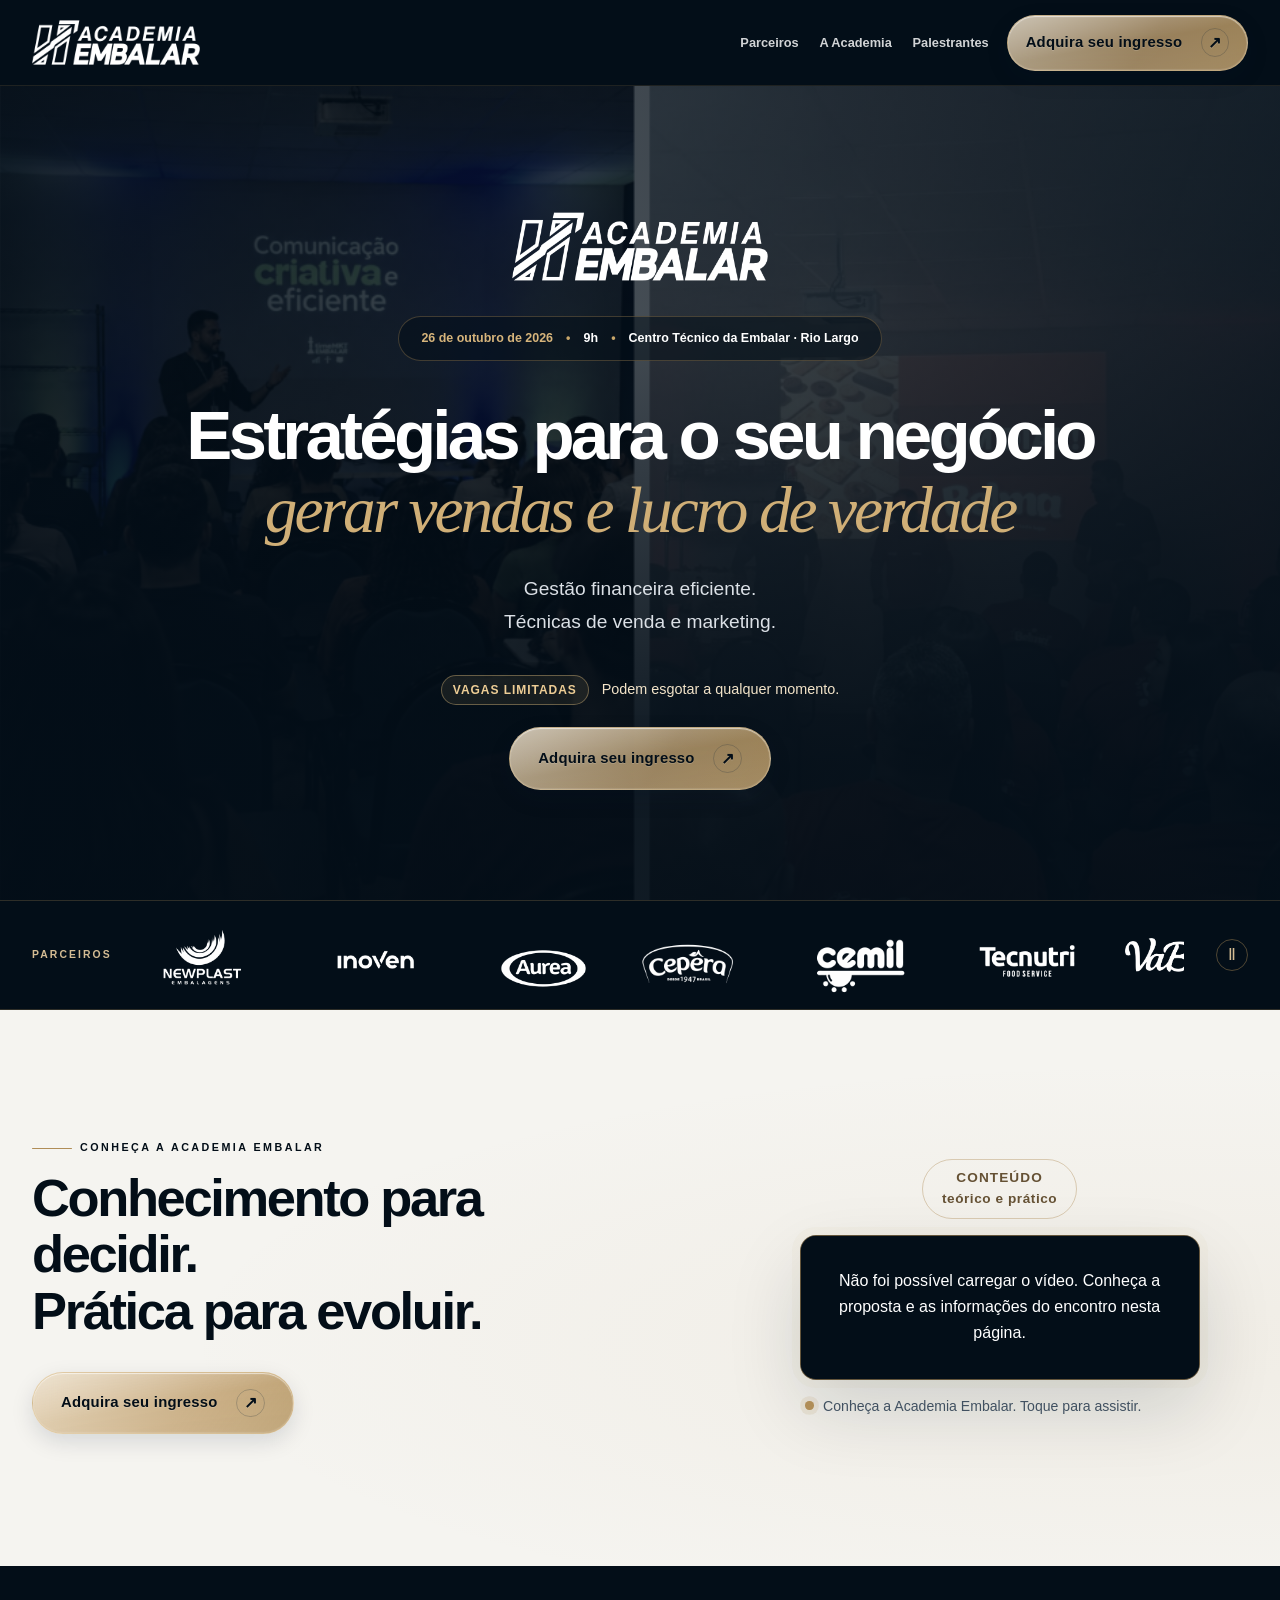
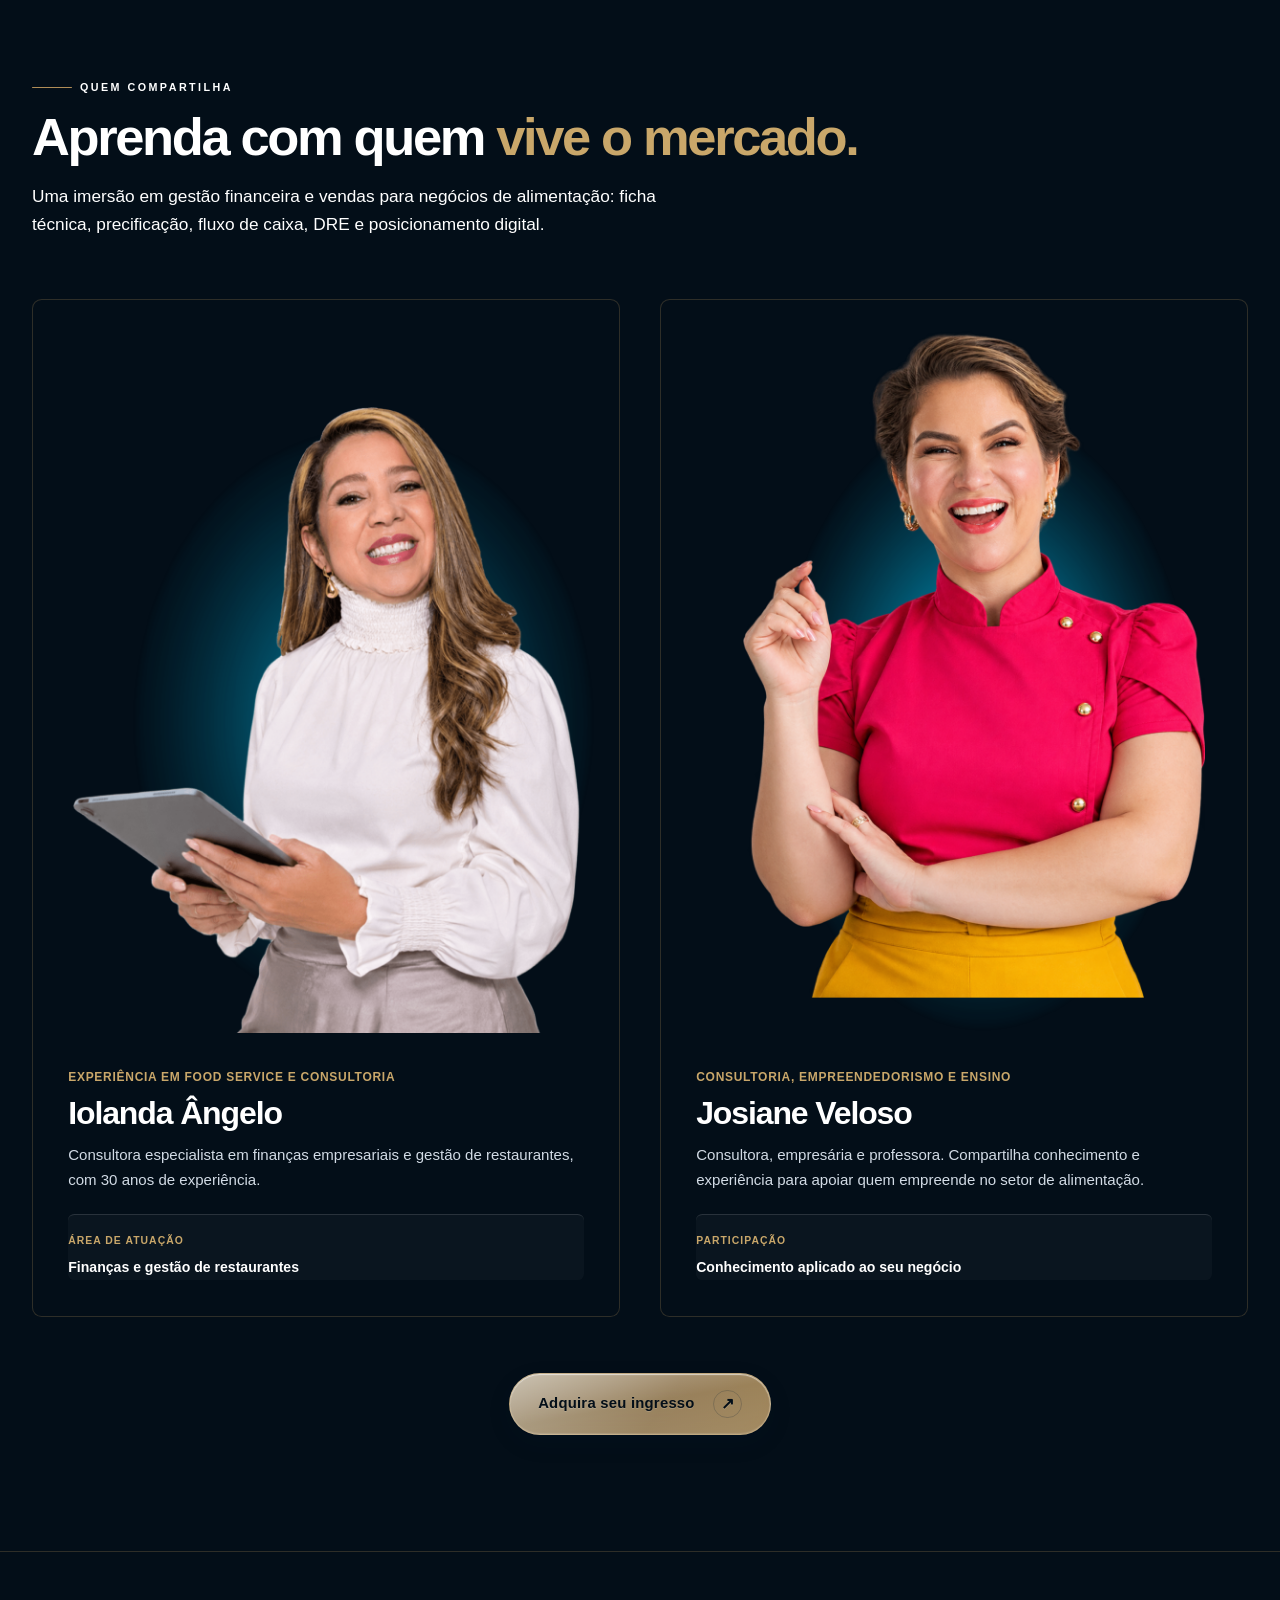
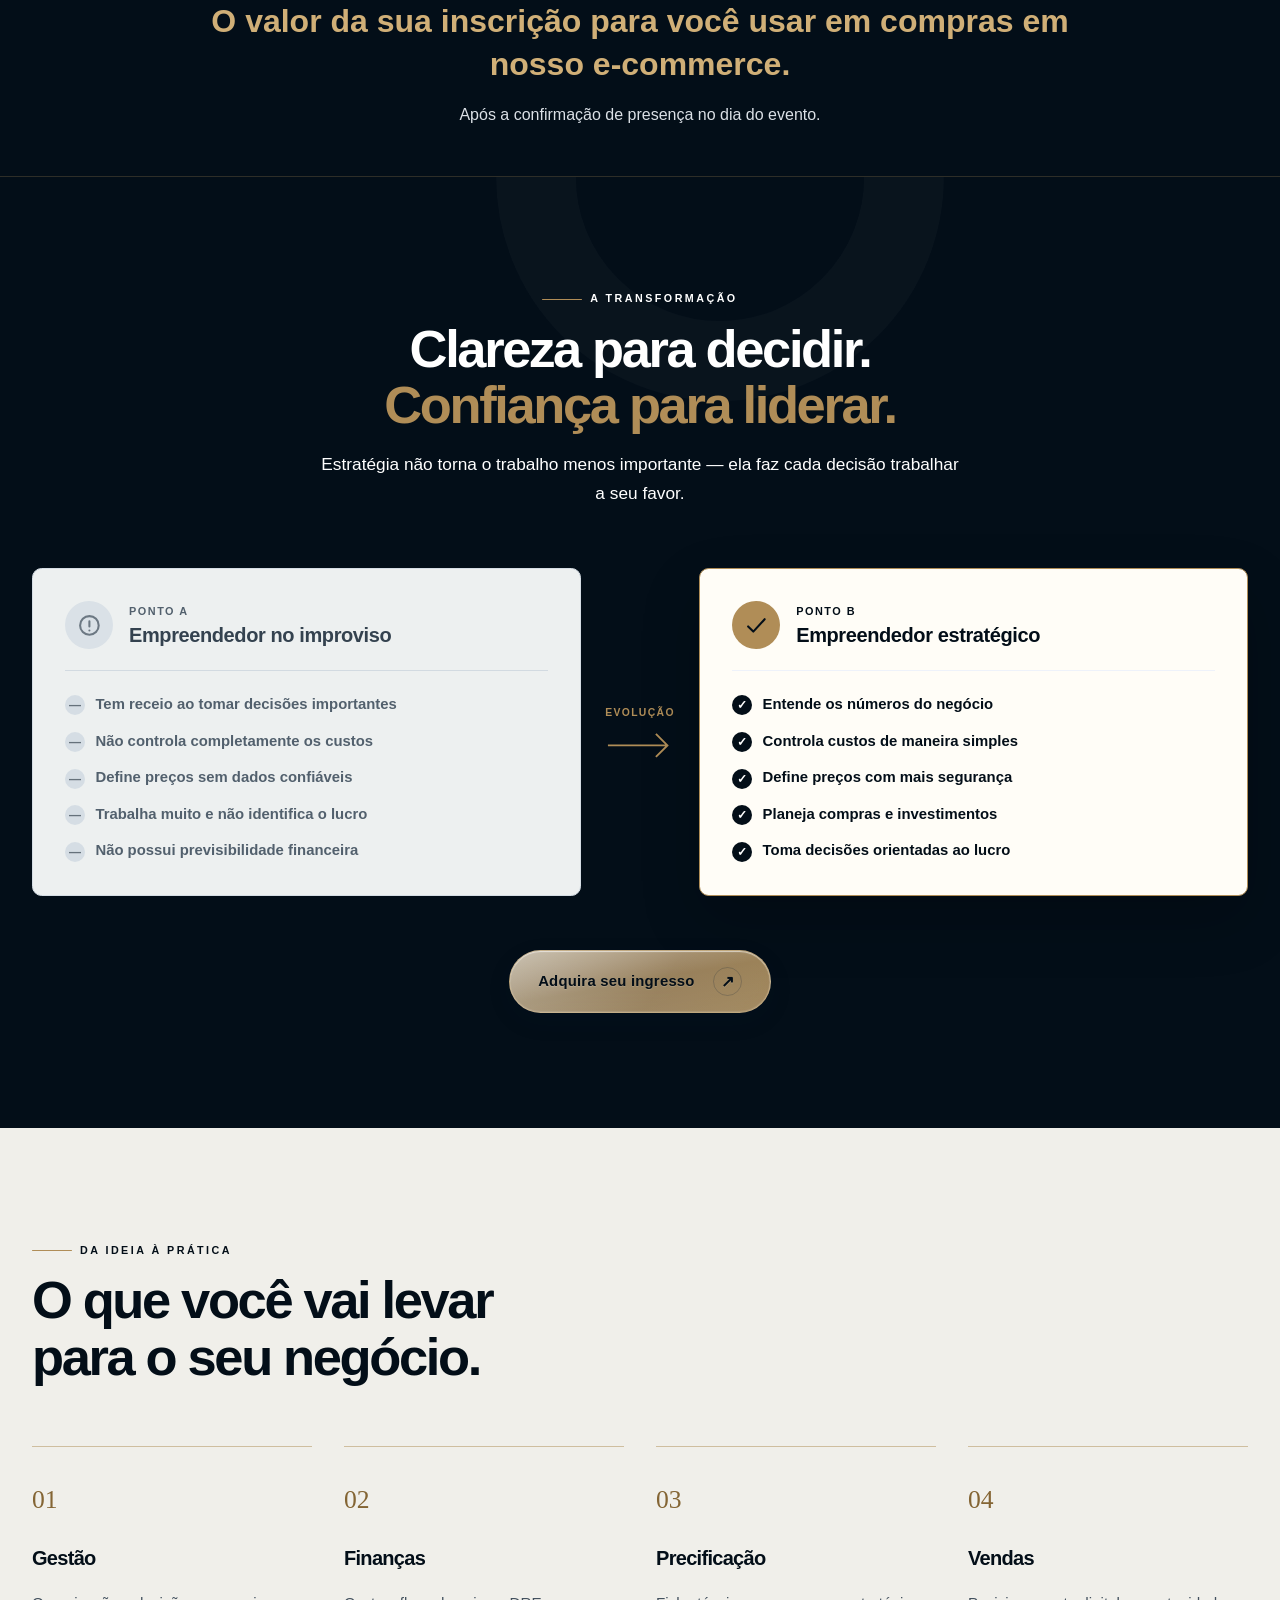
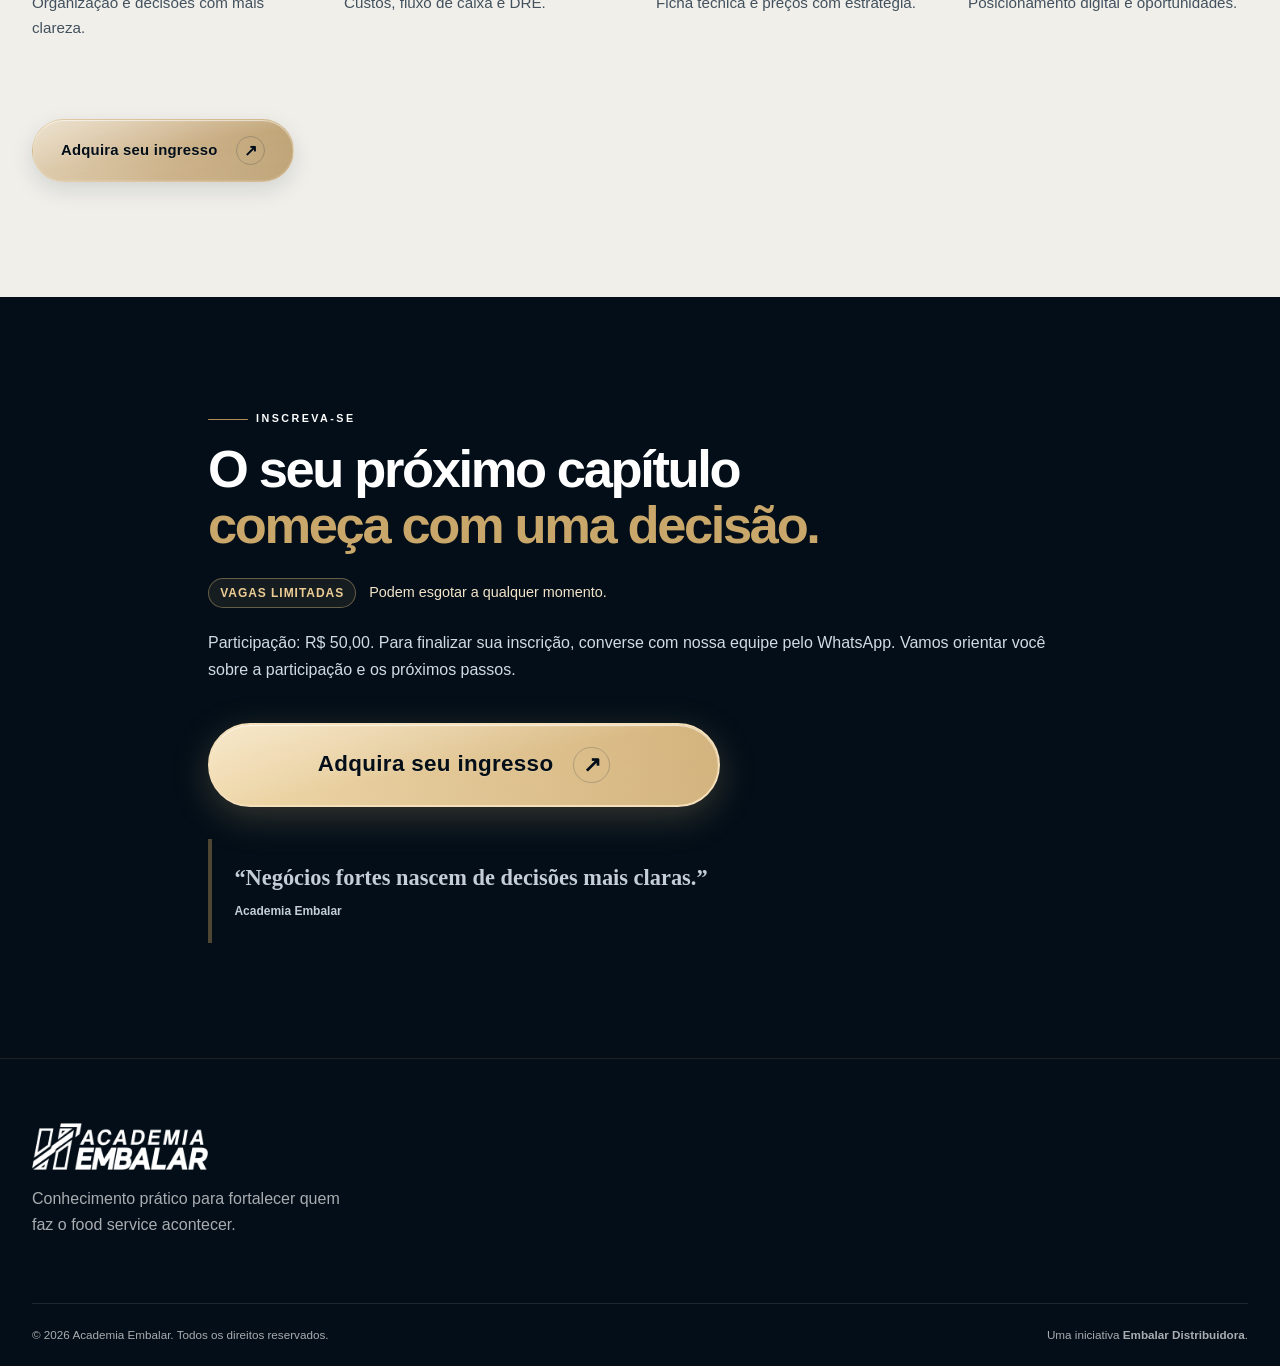
<file: index.html>
<!doctype html>
<html lang="pt-BR">
<head>
  <meta charset="utf-8">
  <meta name="viewport" content="width=device-width, initial-scale=1">
  <title>Academia Embalar | Do improviso à gestão estratégica</title>
  <meta name="description" content="Conhecimento prático para empreendedores de food service organizarem custos, operação e resultados com mais clareza.">
  <meta name="theme-color" content="#030e18">
  <link rel="canonical" href="[URL CANÔNICA OFICIAL]">
  <meta property="og:type" content="website">
  <meta property="og:locale" content="pt_BR">
  <meta property="og:title" content="Academia Embalar | Do improviso à gestão estratégica">
  <meta property="og:description" content="Conhecimento prático para transformar gestão em decisões mais seguras no food service.">
  <meta property="og:url" content="[URL OFICIAL DA PÁGINA]">
  <meta property="og:image" content="[URL ABSOLUTA DA IMAGEM OPEN GRAPH]">
  <link rel="icon" href="assets/icons/favicon.svg" type="image/svg+xml">
  <link rel="stylesheet" href="css/styles.css">
  <link rel="stylesheet" href="css/visual-2026.css">
  <link rel="stylesheet" href="css/refinamento.css">
  <script src="js/script.js" defer></script>
  <script src="js/site-config.js" defer></script>
  <script src="js/atendimento.js" defer></script>

  <!--
    MODELO DE DADOS ESTRUTURADOS — ative somente depois de substituir todos
    os marcadores de data, local e URL por dados oficiais válidos.
    <script type="application/ld+json">
    {
      "@context": "https://schema.org",
      "@type": "Event",
      "name": "Academia Embalar",
      "startDate": "[DATA E HORÁRIO ISO 8601]",
      "eventAttendanceMode": "https://schema.org/OfflineEventAttendanceMode",
      "eventStatus": "https://schema.org/EventScheduled",
      "location": {
        "@type": "Place",
        "name": "[NOME DO LOCAL]",
        "address": "[ENDEREÇO COMPLETO]"
      },
      "organizer": {
        "@type": "Organization",
        "name": "Embalar Distribuidora",
        "url": "[URL OFICIAL DA EMBALAR]"
      },
      "url": "[URL OFICIAL DA PÁGINA]"
    }
    </script>
  -->
</head>
<body>
  <a class="skip-link" href="#conteudo-principal">Pular para o conteúdo</a>

  <header class="site-header" data-header>
    <div class="container header-inner">
      <a class="brand" href="#inicio" aria-label="Academia Embalar — página inicial">
        <img src="assets/images/logo-academia-embalar.png" width="436" height="116" alt="Academia Embalar">
      </a>

      <button class="menu-button" type="button" aria-expanded="false" aria-controls="primary-navigation" aria-label="Abrir menu" data-menu-button>
        <span></span><span></span><span></span>
      </button>

      <nav class="primary-navigation" id="primary-navigation" aria-label="Navegação principal" data-menu>
        <a href="#patrocinadores">Parceiros</a>
        <a href="#apresentacao">A Academia</a>
        <a href="#conteudo">Palestrantes</a>
        <a class="button button-ticket button-small" href="https://wa.me/558287279439?text=Ol%C3%A1!%20Quero%20participar%20da%20Academia%20Embalar.%20Podem%20me%20ajudar%20a%20finalizar%20minha%20inscri%C3%A7%C3%A3o%3F" data-whatsapp target="_blank" rel="noopener noreferrer" aria-label="Adquira seu ingresso pelo WhatsApp (nova aba)">Adquira seu ingresso <span aria-hidden="true">↗</span></a>
      </nav>
    </div>
  </header>

  <main id="conteudo-principal">
    <section class="hero hero-centered" id="inicio" aria-labelledby="hero-title">
      <svg class="hero-photo" viewBox="1370 782 944 831" preserveAspectRatio="xMidYMid slice" aria-hidden="true" focusable="false"><image href="assets/images/apresentacao-academia-embalar.png" width="2480" height="3508"/></svg>
      <div class="container hero-grid">
        <div class="hero-copy">
          <img class="hero-logo" src="assets/images/logo-academia-embalar.png" width="436" height="116" alt="Academia Embalar">
          <p class="hero-event"><strong>26 de outubro de 2026</strong> <span>•</span> 9h <span>•</span> Centro Técnico da Embalar · Rio Largo</p>
          <h1 id="hero-title">Estratégias para o seu negócio <span>gerar vendas e lucro de verdade</span></h1>
          <p class="hero-lead">Gestão financeira eficiente.<br><strong>Técnicas de venda e marketing.</strong></p>
          <p class="availability-note"><strong>Vagas limitadas</strong><span>Podem esgotar a qualquer momento.</span></p>
          <div class="hero-actions"><a class="button button-ticket button-large" href="https://wa.me/558287279439?text=Ol%C3%A1!%20Quero%20participar%20da%20Academia%20Embalar.%20Podem%20me%20ajudar%20a%20finalizar%20minha%20inscri%C3%A7%C3%A3o%3F" data-whatsapp target="_blank" rel="noopener noreferrer" aria-label="Adquira seu ingresso pelo WhatsApp (nova aba)">Adquira seu ingresso <span aria-hidden="true">↗</span></a></div>
          
        </div>
      </div>
    </section>
    <div class="partners-ribbon" id="patrocinadores" role="group" aria-label="Parceiros da Academia Embalar">
      <div class="container partners-inner"><span class="partners-label">Parceiros</span><div class="partners-window"><div class="partners-track"><ul class="partner-logos"><li class="sponsor-tile"><svg role="img" aria-label="Patrocinador 1, marca da arte fornecida" viewBox="0 0 150 124"><image href="assets/images/patrocinadores.png" width="595" height="240"/></svg></li><li class="sponsor-tile"><svg role="img" aria-label="Patrocinador 2, marca da arte fornecida" viewBox="210 32 160 92"><image href="assets/images/patrocinadores.png" width="595" height="240"/></svg></li><li class="sponsor-tile"><svg role="img" aria-label="Patrocinador 3, marca da arte fornecida" viewBox="418 0 177 124"><image href="assets/images/patrocinadores.png" width="595" height="240"/></svg></li><li class="sponsor-tile"><svg role="img" aria-label="Patrocinador 4, marca da arte fornecida" viewBox="0 132 150 108"><image href="assets/images/patrocinadores.png" width="595" height="240"/></svg></li><li class="sponsor-tile"><svg role="img" aria-label="Patrocinador 5, marca da arte fornecida" viewBox="210 132 160 108"><image href="assets/images/patrocinadores.png" width="595" height="240"/></svg></li><li class="sponsor-tile"><svg role="img" aria-label="Patrocinador 6, marca da arte fornecida" viewBox="418 132 177 108"><image href="assets/images/patrocinadores.png" width="595" height="240"/></svg></li><li class="sponsor-tile"><img src="assets/images/vabene.png" width="371" height="113" alt="VaBene"></li></ul><ul class="partner-logos" aria-hidden="true"><li class="sponsor-tile"><svg role="img" aria-label="Patrocinador 1, marca da arte fornecida" viewBox="0 0 150 124"><image href="assets/images/patrocinadores.png" width="595" height="240"/></svg></li><li class="sponsor-tile"><svg role="img" aria-label="Patrocinador 2, marca da arte fornecida" viewBox="210 32 160 92"><image href="assets/images/patrocinadores.png" width="595" height="240"/></svg></li><li class="sponsor-tile"><svg role="img" aria-label="Patrocinador 3, marca da arte fornecida" viewBox="418 0 177 124"><image href="assets/images/patrocinadores.png" width="595" height="240"/></svg></li><li class="sponsor-tile"><svg role="img" aria-label="Patrocinador 4, marca da arte fornecida" viewBox="0 132 150 108"><image href="assets/images/patrocinadores.png" width="595" height="240"/></svg></li><li class="sponsor-tile"><svg role="img" aria-label="Patrocinador 5, marca da arte fornecida" viewBox="210 132 160 108"><image href="assets/images/patrocinadores.png" width="595" height="240"/></svg></li><li class="sponsor-tile"><svg role="img" aria-label="Patrocinador 6, marca da arte fornecida" viewBox="418 132 177 108"><image href="assets/images/patrocinadores.png" width="595" height="240"/></svg></li><li class="sponsor-tile"><img src="assets/images/vabene.png" width="371" height="113" alt="VaBene"></li></ul></div></div><button class="partners-pause" type="button" aria-pressed="false" aria-label="Pausar animação dos parceiros">Ⅱ</button></div>
    </div>
    <section class="section video-intro" id="apresentacao" aria-labelledby="video-title">
      <div class="container video-intro-grid">
        <div class="video-intro-copy"><p class="eyebrow">Conheça a Academia Embalar</p><h2 id="video-title">Conhecimento para decidir.<br><span>Prática para evoluir.</span></h2><a class="button button-ticket button-large" href="https://wa.me/558287279439?text=Ol%C3%A1!%20Quero%20participar%20da%20Academia%20Embalar.%20Podem%20me%20ajudar%20a%20finalizar%20minha%20inscri%C3%A7%C3%A3o%3F" data-whatsapp target="_blank" rel="noopener noreferrer" aria-label="Adquira seu ingresso pelo WhatsApp (nova aba)">Adquira seu ingresso <span aria-hidden="true">↗</span></a></div>
        <div class="video-shell" data-reveal>
          <div class="video-badge">
            <span>Conteúdo</span>
            <strong>teórico e prático</strong>
          </div>
          <div class="video-frame">
            <video poster="assets/images/video-capa.jpg" controls playsinline preload="metadata" aria-label="Vídeo de apresentação da Academia Embalar" data-hero-video>
              <source src="assets/video/academia-embalar.mp4" type="video/mp4">
              Seu navegador não reproduz este vídeo. Conheça a proposta da Academia Embalar no texto desta página.
            </video>
            <p class="video-fallback" data-video-fallback hidden tabindex="-1">Não foi possível carregar o vídeo. Conheça a proposta e as informações do encontro nesta página.</p>
          </div>
          <p class="video-caption"><span aria-hidden="true"></span> Conheça a Academia Embalar. Toque para assistir.</p>
        </div>
      </div>
    </section>

    <section class="section speakers" id="conteudo" aria-labelledby="speakers-title">
      <div class="container">
        <div class="section-heading" data-reveal>
          <p class="eyebrow">Quem compartilha</p>
          <h2 id="speakers-title">Aprenda com quem <span>vive o mercado.</span></h2>
          <p>Uma imersão em gestão financeira e vendas para negócios de alimentação: ficha técnica, precificação, fluxo de caixa, DRE e posicionamento digital.</p>
        </div>

        <div class="speaker-grid">
          <article class="speaker-card" data-reveal>
            <img class="speaker-art" src="assets/images/iolanda-angelo.png" width="562" height="697" loading="lazy" alt="Iolanda Ângelo — consultora especialista em finanças empresariais">
            <div class="speaker-content">
              <p class="speaker-role">Experiência em food service e consultoria</p>
              <h3>Iolanda Ângelo</h3>
              <p>Consultora especialista em finanças empresariais e gestão de restaurantes, com 30 anos de experiência.</p>
              <div class="speaker-topic"><small>ÁREA DE ATUAÇÃO</small><strong>Finanças e gestão de restaurantes</strong></div>
            </div>
          </article>

          <article class="speaker-card" data-reveal>
            <img class="speaker-art" src="assets/images/josiane-veloso.png" width="526" height="741" loading="lazy" alt="Josiane Veloso — consultora, empresária e professora">
            <div class="speaker-content">
              <p class="speaker-role">Consultoria, empreendedorismo e ensino</p>
              <h3>Josiane Veloso</h3>
              <p>Consultora, empresária e professora. Compartilha conhecimento e experiência para apoiar quem empreende no setor de alimentação.</p>
              <div class="speaker-topic"><small>PARTICIPAÇÃO</small><strong>Conhecimento aplicado ao seu negócio</strong></div>
            </div>
          </article>
        </div>
      </div>
    <div class="container decision-cta"><a class="button button-ticket button-large" href="https://wa.me/558287279439?text=Ol%C3%A1!%20Quero%20participar%20da%20Academia%20Embalar.%20Podem%20me%20ajudar%20a%20finalizar%20minha%20inscri%C3%A7%C3%A3o%3F" data-whatsapp target="_blank" rel="noopener noreferrer" aria-label="Adquira seu ingresso pelo WhatsApp (nova aba)">Adquira seu ingresso <span aria-hidden="true">↗</span></a></div>
    </section>

    <aside class="registration-credit" aria-label="Benefício da inscrição">
      <div class="container">
        <p><strong>O valor da sua inscrição para você usar em compras em nosso e-commerce.</strong> <span>Após a confirmação de presença no dia do evento.</span></p>
      </div>
    </aside>

    

    <section class="section transformation" id="transformacao" aria-labelledby="transformation-title">
      <div class="container">
        <div class="section-heading section-heading-centered section-heading-light" data-reveal>
          <p class="eyebrow eyebrow-light">A transformação</p>
          <h2 id="transformation-title">Clareza para decidir. <span>Confiança para liderar.</span></h2>
          <p>Estratégia não torna o trabalho menos importante — ela faz cada decisão trabalhar a seu favor.</p>
        </div>

        <div class="transformation-grid">
          <article class="profile-card profile-card-before" data-reveal>
            <header>
              <span class="profile-icon" aria-hidden="true"><svg viewBox="0 0 24 24"><path d="M12 8v5M12 17h.01"/><circle cx="12" cy="12" r="9"/></svg></span>
              <div><small>PONTO A</small><h3>Empreendedor no improviso</h3></div>
            </header>
            <ul class="check-list check-list-muted">
              <li>Tem receio ao tomar decisões importantes</li>
              <li>Não controla completamente os custos</li>
              <li>Define preços sem dados confiáveis</li>
              <li>Trabalha muito e não identifica o lucro</li>
              <li>Não possui previsibilidade financeira</li>
            </ul>
          </article>

          <div class="progress-arrow" aria-label="Evolução do ponto A para o ponto B">
            <span>EVOLUÇÃO</span>
            <svg aria-hidden="true" viewBox="0 0 70 30"><path d="M2 15h62M52 3l12 12-12 12"/></svg>
          </div>

          <article class="profile-card profile-card-after" data-reveal>
            <header>
              <span class="profile-icon" aria-hidden="true"><svg viewBox="0 0 24 24"><path d="m4 13 5 5L20 6"/></svg></span>
              <div><small>PONTO B</small><h3>Empreendedor estratégico</h3></div>
            </header>
            <ul class="check-list">
              <li>Entende os números do negócio</li>
              <li>Controla custos de maneira simples</li>
              <li>Define preços com mais segurança</li>
              <li>Planeja compras e investimentos</li>
              <li>Toma decisões orientadas ao lucro</li>
            </ul>
          </article>
        </div>

        <div class="section-cta" data-reveal>
          <a class="button button-ticket button-large" href="https://wa.me/558287279439?text=Ol%C3%A1!%20Quero%20participar%20da%20Academia%20Embalar.%20Podem%20me%20ajudar%20a%20finalizar%20minha%20inscri%C3%A7%C3%A3o%3F" data-whatsapp target="_blank" rel="noopener noreferrer" aria-label="Adquira seu ingresso pelo WhatsApp (nova aba)">Adquira seu ingresso <span aria-hidden="true">↗</span></a>
        </div>
      </div>
    </section>

    



    

<section class="section learning" aria-labelledby="learning-title"><div class="container"><div class="section-heading"><p class="eyebrow">Da ideia à prática</p><h2 id="learning-title">O que você vai levar <span>para o seu negócio.</span></h2></div><div class="learning-grid"><article><span>01</span><h3>Gestão</h3><p>Organização e decisões com mais clareza.</p></article><article><span>02</span><h3>Finanças</h3><p>Custos, fluxo de caixa e DRE.</p></article><article><span>03</span><h3>Precificação</h3><p>Ficha técnica e preços com estratégia.</p></article><article><span>04</span><h3>Vendas</h3><p>Posicionamento digital e oportunidades.</p></article></div><a class="button button-ticket button-large" href="https://wa.me/558287279439?text=Ol%C3%A1!%20Quero%20participar%20da%20Academia%20Embalar.%20Podem%20me%20ajudar%20a%20finalizar%20minha%20inscri%C3%A7%C3%A3o%3F" data-whatsapp target="_blank" rel="noopener noreferrer" aria-label="Adquira seu ingresso pelo WhatsApp (nova aba)">Adquira seu ingresso <span aria-hidden="true">↗</span></a></div></section>


    

    <section class="section signup" id="inscricao" aria-labelledby="signup-title">
      <div class="container signup-grid">
        <div class="signup-copy" data-reveal>
          <p class="eyebrow">Inscreva-se</p>
          <h2 id="signup-title">O seu próximo capítulo <span>começa com uma decisão.</span></h2>
          <p class="availability-note"><strong>Vagas limitadas</strong><span>Podem esgotar a qualquer momento.</span></p>
          <p>Participação: R$ 50,00. Para finalizar sua inscrição, converse com nossa equipe pelo WhatsApp. Vamos orientar você sobre a participação e os próximos passos.</p>
          <div class="signup-action"><a class="button button-ticket button-large" href="https://wa.me/558287279439?text=Ol%C3%A1!%20Quero%20participar%20da%20Academia%20Embalar.%20Podem%20me%20ajudar%20a%20finalizar%20minha%20inscri%C3%A7%C3%A3o%3F" data-whatsapp target="_blank" rel="noopener noreferrer" aria-label="Adquira seu ingresso pelo WhatsApp (nova aba)">Adquira seu ingresso <span aria-hidden="true">↗</span></a></div>
          <blockquote>“Negócios fortes nascem de decisões mais claras.”<cite>Academia Embalar</cite></blockquote>
        </div>


      </div>
    </section>
  </main>

  <footer class="site-footer">
    <div class="container footer-grid footer-grid-simple">
      <div class="footer-brand">
        <img src="assets/images/logo-academia-embalar.png" width="436" height="116" alt="Academia Embalar">
        <p>Conhecimento prático para fortalecer quem faz o food service acontecer.</p>
      </div>



    </div>
    <div class="container footer-bottom">
      <p>&copy; <span data-current-year></span> Academia Embalar. Todos os direitos reservados.</p>
      <p>Uma iniciativa <strong>Embalar Distribuidora</strong>.</p>
    </div>
  </footer>

  <button class="back-to-top" type="button" aria-label="Voltar ao topo" hidden data-back-to-top>
    <svg aria-hidden="true" viewBox="0 0 24 24"><path d="m6 15 6-6 6 6"/></svg>
  </button>
</body>
</html>
</file>
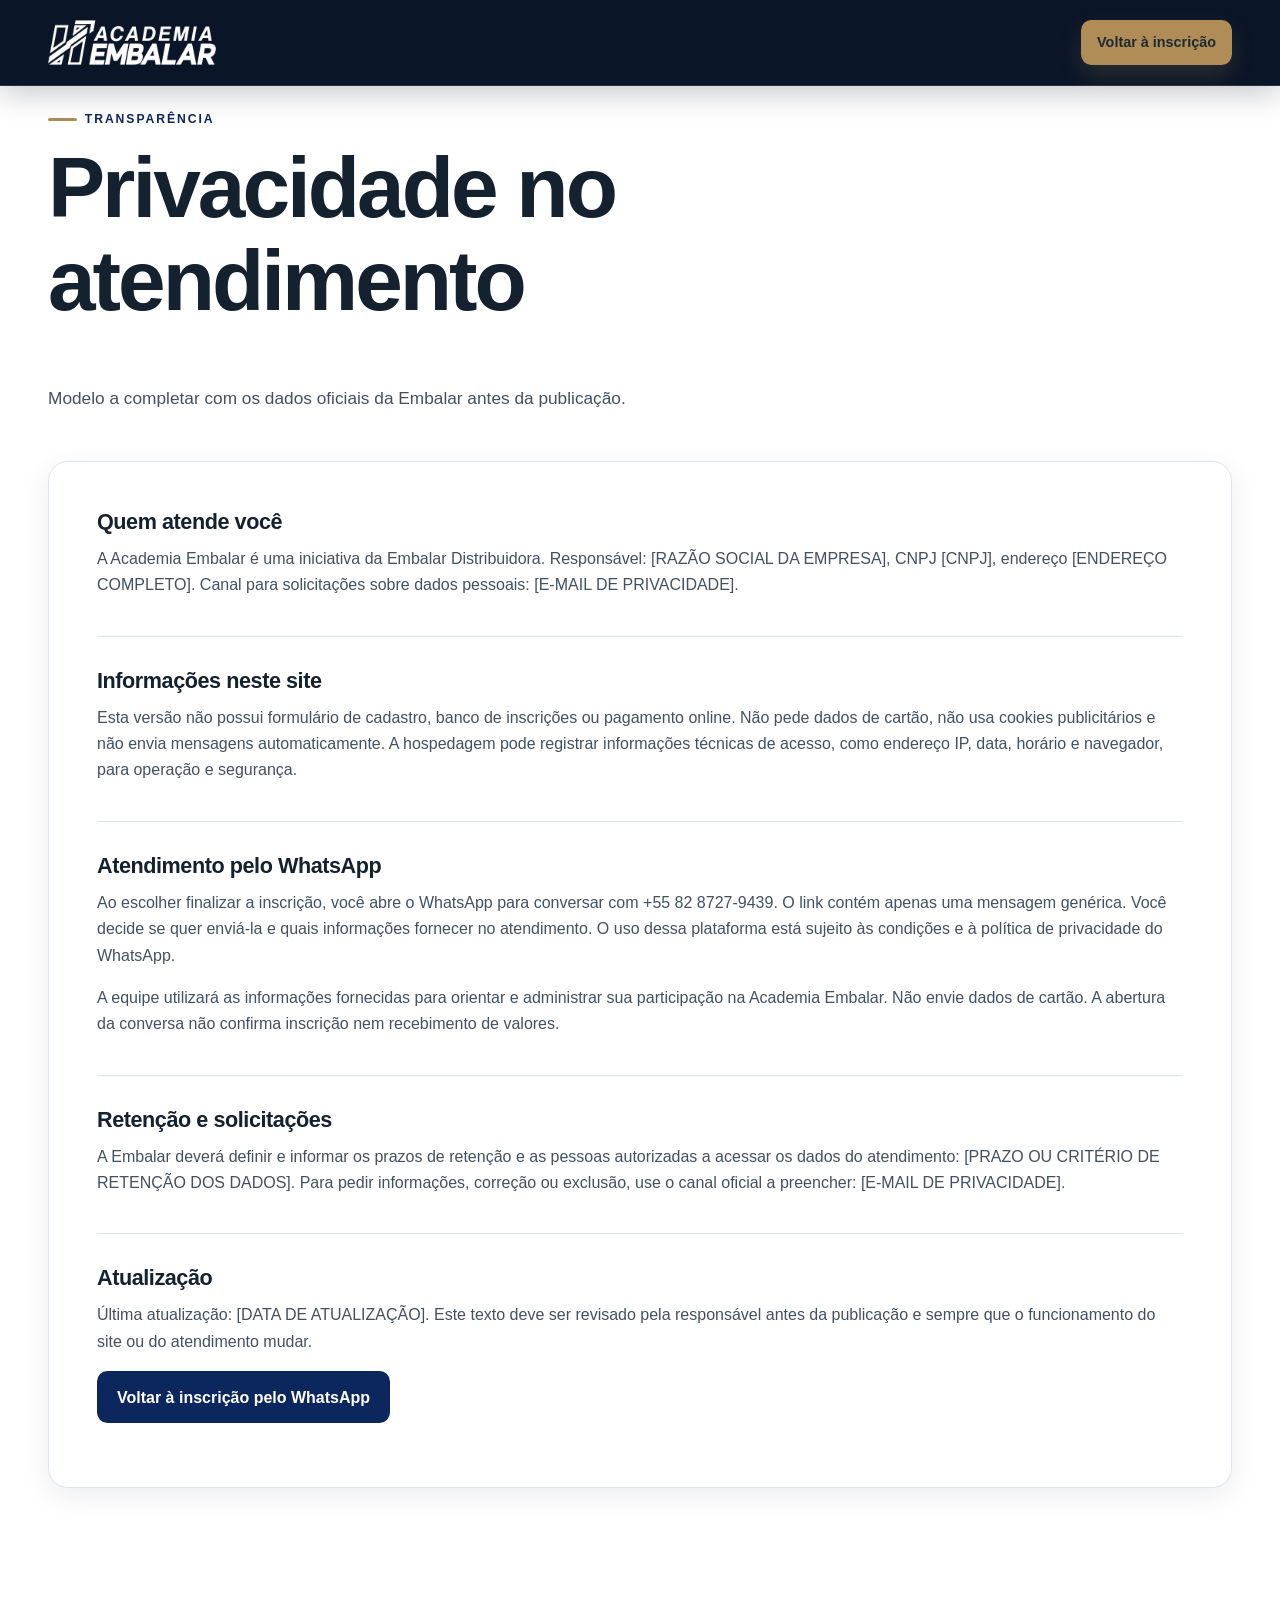
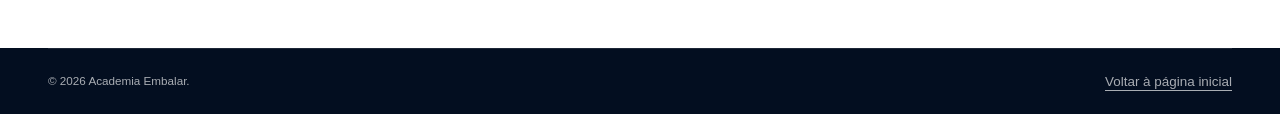
<file: politica-de-privacidade.html>
<!doctype html>
<html lang="pt-BR">
<head>
  <meta charset="utf-8">
  <meta name="viewport" content="width=device-width, initial-scale=1">
  <title>Política de Privacidade | Academia Embalar</title>
  <meta name="description" content="Modelo editável da política de privacidade da Academia Embalar.">
  <meta name="robots" content="noindex, follow">
  <link rel="icon" href="assets/icons/favicon.svg" type="image/svg+xml">
  <link rel="stylesheet" href="css/styles.css">
  <script src="js/script.js" defer></script>
</head>
<body>
  <a class="skip-link" href="#conteudo-principal">Pular para o conteúdo</a>

  <header class="site-header is-scrolled">
    <div class="container header-inner">
      <a class="brand" href="index.html" aria-label="Voltar à página inicial da Academia Embalar">
        <img src="assets/images/logo-academia-embalar.png" width="436" height="116" alt="Academia Embalar">
      </a>
      <a class="button button-small button-accent" href="index.html#inscricao">Voltar à inscrição</a>
    </div>
  </header>

  <main class="section container" id="conteudo-principal">
    <header class="section-heading"><p class="eyebrow">Transparência</p><h1>Privacidade no atendimento</h1>
    <p>Modelo a completar com os dados oficiais da Embalar antes da publicação.</p></header>
    <article class="legal-content">
      <section><h2>Quem atende você</h2><p>A Academia Embalar é uma iniciativa da Embalar Distribuidora. Responsável: [RAZÃO SOCIAL DA EMPRESA], CNPJ [CNPJ], endereço [ENDEREÇO COMPLETO]. Canal para solicitações sobre dados pessoais: [E-MAIL DE PRIVACIDADE].</p></section>
      <section><h2>Informações neste site</h2><p>Esta versão não possui formulário de cadastro, banco de inscrições ou pagamento online. Não pede dados de cartão, não usa cookies publicitários e não envia mensagens automaticamente. A hospedagem pode registrar informações técnicas de acesso, como endereço IP, data, horário e navegador, para operação e segurança.</p></section>
      <section><h2>Atendimento pelo WhatsApp</h2><p>Ao escolher finalizar a inscrição, você abre o WhatsApp para conversar com +55 82 8727-9439. O link contém apenas uma mensagem genérica. Você decide se quer enviá-la e quais informações fornecer no atendimento. O uso dessa plataforma está sujeito às condições e à política de privacidade do WhatsApp.</p><p>A equipe utilizará as informações fornecidas para orientar e administrar sua participação na Academia Embalar. Não envie dados de cartão. A abertura da conversa não confirma inscrição nem recebimento de valores.</p></section>
      <section><h2>Retenção e solicitações</h2><p>A Embalar deverá definir e informar os prazos de retenção e as pessoas autorizadas a acessar os dados do atendimento: [PRAZO OU CRITÉRIO DE RETENÇÃO DOS DADOS]. Para pedir informações, correção ou exclusão, use o canal oficial a preencher: [E-MAIL DE PRIVACIDADE].</p></section>
      <section><h2>Atualização</h2><p>Última atualização: [DATA DE ATUALIZAÇÃO]. Este texto deve ser revisado pela responsável antes da publicação e sempre que o funcionamento do site ou do atendimento mudar.</p></section>
      <p><a class="button button-primary" href="index.html#inscricao">Voltar à inscrição pelo WhatsApp</a></p>
    </article>
  </main>

  <footer class="site-footer legal-footer">
    <div class="container footer-bottom">
      <p>&copy; <span data-current-year></span> Academia Embalar.</p>
      <a href="index.html">Voltar à página inicial</a>
    </div>
  </footer>
</body>
</html>
</file>
<file: css/styles.css>
:root {
  --color-primary: #0C275E;
  --color-primary-dark: #071A3B;
  --color-primary-deep: #030E20;
  --color-primary-light: #EEF2FA;
  --color-white: #FFFFFF;
  --color-accent: #B08D57;
  --color-accent-dark: #1d2a33;
  --color-ink: #14212e;
  --color-text: #415161;
  --color-muted: #6d7b88;
  --color-border: #dce5ed;
  --color-surface: #f6f9fc;
  --color-success: #157347;
  --color-success-bg: #e9f8f0;
  --color-error: #b42318;
  --color-error-bg: #fff0ee;
  --shadow-sm: 0 8px 28px rgba(7, 26, 59, .08);
  --shadow-lg: 0 28px 70px rgba(3, 14, 32, .18);
  --radius-sm: .75rem;
  --radius-md: 1.25rem;
  --radius-lg: 2rem;
  --container: 74rem;
  --header-height: 5rem;
  --font-sans: Inter, "Segoe UI", Roboto, Helvetica, Arial, sans-serif;
}

*,
*::before,
*::after { box-sizing: border-box; }

html {
  scroll-behavior: smooth;
  scroll-padding-top: calc(var(--header-height) + 1rem);
}

body {
  margin: 0;
  color: var(--color-text);
  background: var(--color-white);
  font-family: var(--font-sans);
  font-size: 1rem;
  line-height: 1.65;
  -webkit-font-smoothing: antialiased;
}

body.menu-open { overflow: hidden; }

img,
svg,
video { display: block; max-width: 100%; }

button,
input { font: inherit; }

a { color: inherit; }

h1,
h2,
h3,
p { margin-top: 0; }

h1,
h2,
h3 {
  color: var(--color-ink);
  font-weight: 800;
  line-height: 1.08;
  letter-spacing: -.035em;
}

h1 { font-size: clamp(2.65rem, 11vw, 5.35rem); }
h2 { font-size: clamp(2.05rem, 7.5vw, 3.65rem); }
h3 { font-size: 1.25rem; }

.container {
  width: min(100% - 2.5rem, var(--container));
  margin-inline: auto;
}

.section { padding: 5.5rem 0; }

.skip-link {
  position: fixed;
  z-index: 9999;
  top: .75rem;
  left: .75rem;
  padding: .75rem 1rem;
  color: var(--color-white);
  background: var(--color-primary-dark);
  border-radius: .5rem;
  font-weight: 800;
  transform: translateY(-180%);
  transition: transform .2s ease;
}

.skip-link:focus { transform: translateY(0); }

:focus-visible {
  outline: 3px solid var(--color-accent);
  outline-offset: 4px;
}

.eyebrow {
  display: flex;
  align-items: center;
  gap: .5rem;
  margin-bottom: .9rem;
  color: var(--color-primary);
  font-size: .76rem;
  font-weight: 900;
  letter-spacing: .16em;
  line-height: 1.3;
  text-transform: uppercase;
}

.eyebrow::before {
  width: 1.8rem;
  height: .2rem;
  background: var(--color-accent);
  border-radius: 1rem;
  content: "";
}

.eyebrow svg { width: 1rem; fill: var(--color-accent); }
.eyebrow:has(svg)::before { display: none; }
.eyebrow-light { color: var(--color-white); }

.section-heading { max-width: 45rem; margin-bottom: 3rem; }
.section-heading-centered { margin-inline: auto; text-align: center; }
.section-heading-centered .eyebrow { justify-content: center; }
.section-heading h2 { margin-bottom: 1rem; }
.section-heading h2 span,
.academy-copy h2 span,
.dre-copy h2 span,
.signup-copy h2 span { color: var(--color-primary); }
.section-heading > p:last-child { max-width: 40rem; margin-bottom: 0; font-size: 1.08rem; }
.section-heading-centered > p:last-child { margin-inline: auto; }
.section-heading-light h2,
.section-heading-light p { color: var(--color-white); }
.section-heading-light h2 span { color: var(--color-accent); }

.button {
  display: inline-flex;
  min-height: 3.25rem;
  align-items: center;
  justify-content: center;
  gap: .65rem;
  padding: .78rem 1.25rem;
  border: 0;
  border-radius: .65rem;
  cursor: pointer;
  font-weight: 850;
  line-height: 1.2;
  text-align: center;
  text-decoration: none;
  transition: transform .2s ease, box-shadow .2s ease, background-color .2s ease;
}

.button:hover { transform: translateY(-2px); }
.button svg { width: 1.2rem; fill: none; stroke: currentColor; stroke-width: 2.4; }
.button-small { min-height: 2.8rem; padding: .65rem 1rem; font-size: .9rem; }
.button-large { min-height: 3.65rem; padding: 1rem 1.4rem; }
.button-accent { color: var(--color-accent-dark); background: var(--color-accent); box-shadow: 0 10px 22px rgba(176, 141, 87, .2); }
.button-accent:hover { background: #C9A76A; box-shadow: 0 14px 28px rgba(176, 141, 87, .28); }
.button-primary { color: var(--color-white); background: var(--color-primary); }
.button-primary:hover { background: var(--color-primary-dark); }

/* Header */
.site-header {
  position: fixed;
  z-index: 1000;
  top: 0;
  right: 0;
  left: 0;
  height: var(--header-height);
  color: var(--color-white);
  background: rgba(7, 26, 59, .9);
  border-bottom: 1px solid rgba(255, 255, 255, .12);
  backdrop-filter: blur(14px);
  transition: box-shadow .2s ease, background-color .2s ease;
}

.site-header.is-scrolled { background: rgba(3, 14, 32, .97); box-shadow: 0 8px 30px rgba(3, 14, 32, .22); }
.header-inner { display: flex; height: 100%; align-items: center; justify-content: space-between; }
.brand { display: inline-flex; width: 10.5rem; align-items: center; }
.brand img { width: 100%; height: auto; }

.menu-button {
  display: grid;
  width: 3rem;
  height: 3rem;
  place-content: center;
  gap: .32rem;
  color: inherit;
  background: rgba(255, 255, 255, .08);
  border: 1px solid rgba(255, 255, 255, .24);
  border-radius: .7rem;
  cursor: pointer;
}

.menu-button span {
  width: 1.35rem;
  height: 2px;
  background: currentColor;
  border-radius: 1rem;
  transition: transform .2s ease, opacity .2s ease;
}

.menu-button[aria-expanded="true"] span:nth-child(1) { transform: translateY(7px) rotate(45deg); }
.menu-button[aria-expanded="true"] span:nth-child(2) { opacity: 0; }
.menu-button[aria-expanded="true"] span:nth-child(3) { transform: translateY(-7px) rotate(-45deg); }

.primary-navigation {
  position: fixed;
  top: var(--header-height);
  right: 0;
  left: 0;
  display: flex;
  visibility: hidden;
  max-height: calc(100vh - var(--header-height));
  flex-direction: column;
  gap: .2rem;
  padding: 1.5rem 1.25rem 2rem;
  overflow-y: auto;
  color: var(--color-ink);
  background: var(--color-white);
  box-shadow: var(--shadow-lg);
  opacity: 0;
  transform: translateY(-1rem);
  transition: opacity .2s ease, transform .2s ease, visibility .2s;
}

.primary-navigation.is-open { visibility: visible; opacity: 1; transform: translateY(0); }
.primary-navigation > a:not(.button) { padding: .8rem .5rem; font-weight: 750; text-decoration: none; }
.primary-navigation .button { margin-top: .5rem; }

/* Hero */
.hero {
  position: relative;
  min-height: 46rem;
  padding: calc(var(--header-height) + 4.5rem) 0 5.5rem;
  overflow: hidden;
  color: rgba(255, 255, 255, .84);
  background:
    radial-gradient(circle at 78% 18%, rgba(12, 39, 94, .8), transparent 36%),
    linear-gradient(135deg, var(--color-primary-deep), var(--color-primary-dark) 54%, var(--color-primary-deep));
}

.hero::after {
  position: absolute;
  right: -6rem;
  bottom: -16rem;
  width: 33rem;
  height: 33rem;
  border: 7rem solid rgba(255, 255, 255, .035);
  border-radius: 50%;
  content: "";
}

.hero-orbit { position: absolute; border: 1px solid rgba(255,255,255,.1); border-radius: 50%; }
.hero-orbit-one { top: 9rem; left: -11rem; width: 25rem; height: 25rem; }
.hero-orbit-two { top: 13rem; left: -7rem; width: 17rem; height: 17rem; }
.hero-grid { position: relative; z-index: 1; display: grid; gap: 3.5rem; align-items: center; }
.hero-copy { max-width: 42rem; }
.hero h1 { margin-bottom: 1.3rem; color: var(--color-white); }
.hero h1 span { display: block; color: var(--color-accent); }
.hero-lead { max-width: 38rem; margin-bottom: .85rem; font-size: clamp(1.12rem, 3vw, 1.35rem); line-height: 1.55; }
.hero-audience { margin-bottom: 1.8rem; color: var(--color-white); font-weight: 750; }
.hero-actions { display: flex; flex-direction: column; gap: 1rem; align-items: flex-start; }
.text-link { font-weight: 800; text-underline-offset: .25rem; }
.text-link-light { color: var(--color-white); }
.audience-list { display: flex; flex-wrap: wrap; gap: .5rem; margin: 2rem 0 0; padding: 0; list-style: none; }
.audience-list li { padding: .38rem .72rem; color: rgba(255,255,255,.86); background: rgba(255,255,255,.09); border: 1px solid rgba(255,255,255,.15); border-radius: 2rem; font-size: .82rem; font-weight: 700; }

.video-shell { position: relative; max-width: 38rem; margin-inline: auto; }
.video-frame { overflow: hidden; background: var(--color-primary-deep); border: 1px solid rgba(255,255,255,.3); border-radius: 1.35rem; box-shadow: var(--shadow-lg); }
.video-frame video { display: block; width: 100%; max-height: 34rem; aspect-ratio: 9 / 16; object-fit: contain; background: var(--color-primary-deep); }
.video-fallback { min-height: 8rem; margin: 0; padding: 2rem; color: var(--color-white); background: linear-gradient(145deg, #0C275E, #030E20); text-align: center; }
[hidden] { display: none !important; }
.video-badge { position: absolute; z-index: 2; top: -.85rem; right: -.65rem; display: flex; padding: .8rem 1rem; color: var(--color-accent-dark); background: var(--color-accent); border-radius: .7rem; box-shadow: 0 14px 30px rgba(3,14,32,.26); flex-direction: column; line-height: 1.1; transform: rotate(2deg); }
.video-badge span { font-size: .68rem; font-weight: 800; letter-spacing: .08em; text-transform: uppercase; }
.video-badge strong { font-size: .95rem; }
.video-caption { display: flex; align-items: flex-start; gap: .6rem; margin: 1rem .35rem 0; color: rgba(255,255,255,.75); font-size: .88rem; line-height: 1.45; }
.video-caption span { width: .52rem; height: .52rem; margin-top: .35rem; flex: 0 0 auto; background: var(--color-accent); border-radius: 50%; box-shadow: 0 0 0 .3rem rgba(176,141,87,.14); }

.promise-strip { color: var(--color-white); background: var(--color-primary-deep); }
.promise-inner { display: flex; align-items: center; gap: 1rem; padding-block: 1.5rem; }
.promise-mark { display: grid; width: 2.8rem; height: 2.8rem; flex: 0 0 auto; place-items: center; color: var(--color-primary-deep); background: var(--color-accent); border-radius: 50%; font-size: 1.2rem; font-weight: 950; }
.promise-inner p { margin: 0; font-size: .92rem; line-height: 1.5; }

/* Challenges */
.challenges { background: var(--color-surface); }
.challenge-grid { display: grid; gap: 1rem; }
.challenge-card { position: relative; min-height: 13rem; padding: 1.5rem; overflow: hidden; background: var(--color-white); border: 1px solid var(--color-border); border-radius: var(--radius-md); box-shadow: var(--shadow-sm); }
.challenge-card::after { position: absolute; right: -2.5rem; bottom: -2.5rem; width: 7rem; height: 7rem; background: var(--color-primary-light); border-radius: 50%; content: ""; }
.icon-box { display: grid; width: 2.8rem; height: 2.8rem; margin-bottom: 1.35rem; place-items: center; color: var(--color-primary); background: var(--color-primary-light); border-radius: .7rem; }
.icon-box svg { width: 1.35rem; fill: none; stroke: currentColor; stroke-linecap: round; stroke-linejoin: round; stroke-width: 1.8; }
.card-number { position: absolute; top: 1.45rem; right: 1.4rem; color: #c9d5df; font-size: .72rem; font-weight: 900; letter-spacing: .1em; }
.challenge-card h3 { margin-bottom: .55rem; }
.challenge-card p { position: relative; z-index: 1; margin: 0; font-size: .94rem; line-height: 1.55; }
.encouragement { display: flex; max-width: 50rem; align-items: center; gap: 1rem; margin: 2rem auto 0; padding: 1.1rem 1.2rem; color: var(--color-primary-dark); background: var(--color-primary-light); border-left: .25rem solid var(--color-primary); border-radius: .25rem .8rem .8rem .25rem; }
.encouragement svg { width: 1.7rem; flex: 0 0 auto; fill: none; stroke: var(--color-primary); stroke-width: 2; }
.encouragement p { margin: 0; }

/* Transformation */
.transformation { position: relative; overflow: hidden; background: var(--color-primary-dark); }
.transformation::before { position: absolute; top: -14rem; left: calc(50% - 9rem); width: 28rem; height: 28rem; border: 5rem solid rgba(255,255,255,.025); border-radius: 50%; content: ""; }
.transformation .container { position: relative; }
.transformation-grid { display: grid; gap: 1.5rem; align-items: center; }
.profile-card { padding: 1.6rem; border-radius: var(--radius-md); }
.profile-card header { display: flex; align-items: center; gap: 1rem; padding-bottom: 1.3rem; border-bottom: 1px solid; }
.profile-card header small { display: block; margin-bottom: .28rem; font-size: .68rem; font-weight: 900; letter-spacing: .14em; }
.profile-card h3 { margin: 0; letter-spacing: -.02em; }
.profile-icon { display: grid; width: 3rem; height: 3rem; flex: 0 0 auto; place-items: center; border-radius: 50%; }
.profile-icon svg { width: 1.55rem; fill: none; stroke: currentColor; stroke-linecap: round; stroke-linejoin: round; stroke-width: 2; }
.profile-card-before { color: #52606d; background: #eef2f5; border: 1px solid #d5dde4; }
.profile-card-before header { border-color: #d2dae1; }
.profile-card-before h3 { color: #34424f; }
.profile-card-before .profile-icon { color: #6c7883; background: #dae1e7; }
.profile-card-after { color: var(--color-primary-dark); background: var(--color-white); border: 2px solid var(--color-accent); box-shadow: 0 24px 60px rgba(3,14,32,.32); }
.profile-card-after header { border-color: var(--color-primary-light); }
.profile-card-after .profile-icon { color: var(--color-primary-dark); background: var(--color-accent); }
.check-list { display: grid; gap: .75rem; margin: 1.35rem 0 0; padding: 0; list-style: none; }
.check-list li { position: relative; padding-left: 1.9rem; font-size: .93rem; font-weight: 700; }
.check-list li::before { position: absolute; top: .2rem; left: 0; display: grid; width: 1.25rem; height: 1.25rem; place-items: center; color: var(--color-white); background: var(--color-primary); border-radius: 50%; content: "✓"; font-size: .75rem; font-weight: 900; line-height: 1; }
.check-list-muted li::before { color: #65717b; background: #d5dde4; content: "—"; }
.progress-arrow { display: flex; align-items: center; justify-content: center; gap: .6rem; color: var(--color-accent); font-size: .65rem; font-weight: 900; letter-spacing: .13em; }
.progress-arrow svg { width: 3rem; fill: none; stroke: currentColor; stroke-width: 2; transform: rotate(90deg); }
.section-cta { margin-top: 2.4rem; text-align: center; }

/* Academy */
.academy-grid { display: grid; gap: 3.5rem; align-items: center; }
.academy-visual { position: relative; max-width: 34rem; min-height: 27rem; margin-inline: auto; }
.academy-visual-main { position: absolute; inset: 0 2rem 2rem 0; padding: 2.2rem; overflow: hidden; color: var(--color-white); background: linear-gradient(145deg, var(--color-primary), var(--color-primary-dark)); border-radius: var(--radius-lg); box-shadow: var(--shadow-lg); }
.academy-visual-main::after { position: absolute; right: -4rem; bottom: -5rem; width: 16rem; height: 16rem; border: 3.5rem solid rgba(255,255,255,.06); border-radius: 50%; content: ""; }
.academy-visual-main > span { display: block; margin-bottom: 1rem; color: var(--color-accent); font-size: .72rem; font-weight: 900; letter-spacing: .22em; }
.academy-visual-main strong { position: relative; z-index: 1; font-size: clamp(2rem, 8vw, 3rem); line-height: 1.05; letter-spacing: -.04em; }
.academy-visual-main svg { position: absolute; right: 1.2rem; bottom: 2.2rem; width: 75%; fill: none; stroke: var(--color-accent); stroke-width: 4; }
.academy-visual-main circle { fill: var(--color-accent); stroke: var(--color-primary-dark); stroke-width: 3; }
.academy-note { position: absolute; right: 0; bottom: 0; display: flex; width: 10rem; min-height: 6.2rem; align-items: center; gap: .6rem; padding: 1rem; color: var(--color-primary-dark); background: var(--color-accent); border: .45rem solid var(--color-white); border-radius: 1.2rem; box-shadow: var(--shadow-sm); }
.academy-note strong { font-size: 2rem; line-height: 1; }
.academy-note span { font-size: .78rem; font-weight: 900; line-height: 1.25; text-transform: uppercase; }
.academy-copy h2 { margin-bottom: 1.3rem; }
.academy-copy .lead,
.dre-copy .lead { color: var(--color-ink); font-size: 1.12rem; font-weight: 650; }
.benefit-list { display: grid; gap: 1rem; margin-top: 2rem; }
.benefit-list > div { display: flex; align-items: flex-start; gap: .8rem; }
.benefit-list svg { width: 1.65rem; padding: .32rem; flex: 0 0 auto; color: var(--color-primary); background: var(--color-primary-light); border-radius: 50%; fill: none; stroke: currentColor; stroke-width: 3; }
.benefit-list span { font-size: .9rem; line-height: 1.45; }
.benefit-list strong { display: block; margin-bottom: .12rem; color: var(--color-ink); font-size: 1rem; }

/* Speakers */
.speakers { background: var(--color-surface); }
.speaker-grid { display: grid; gap: 1.5rem; }
.speaker-card { overflow: hidden; background: var(--color-white); border: 1px solid var(--color-border); border-radius: var(--radius-md); box-shadow: var(--shadow-sm); }
.speaker-photo { position: relative; display: grid; min-height: 18rem; place-items: center; overflow: hidden; color: var(--color-white); background: linear-gradient(145deg, #0C275E, var(--color-primary-dark)); }
.speaker-photo::before,
.speaker-photo::after { position: absolute; border: 1px solid rgba(255,255,255,.16); border-radius: 50%; content: ""; }
.speaker-photo::before { width: 15rem; height: 15rem; }
.speaker-photo::after { width: 10rem; height: 10rem; }
.speaker-photo-marketing { background: linear-gradient(145deg, var(--color-primary-dark), #030E20); }
.speaker-art { display: block; width: 100%; height: auto; align-self: start; object-fit: contain; background: #030E20; }
.speaker-photo span { position: relative; z-index: 1; display: grid; width: 6.5rem; height: 6.5rem; place-items: center; background: rgba(255,255,255,.1); border: 2px solid rgba(255,255,255,.45); border-radius: 50%; font-size: 2rem; font-weight: 900; }
.speaker-photo small { position: absolute; z-index: 1; bottom: 1rem; font-size: .65rem; font-weight: 800; letter-spacing: .16em; }
.speaker-content { padding: 1.6rem; }
.speaker-role { margin-bottom: .5rem; color: var(--color-primary); font-size: .75rem; font-weight: 850; letter-spacing: .06em; text-transform: uppercase; }
.speaker-content h3 { margin-bottom: .8rem; font-size: 1.55rem; }
.speaker-content > p:not(.speaker-role) { font-size: .94rem; }
.speaker-topic { margin-top: 1.3rem; padding-top: 1.1rem; border-top: 1px solid var(--color-border); }
.speaker-topic small { display: block; margin-bottom: .28rem; color: var(--color-muted); font-size: .65rem; font-weight: 900; letter-spacing: .1em; }
.speaker-topic strong { color: var(--color-primary-dark); font-size: .88rem; }

/* DRE */
.dre-grid { display: grid; gap: 3rem; align-items: center; }
.dre-copy h2 { margin-bottom: 1.3rem; }
.dot-list { display: grid; gap: .65rem; margin: 1.5rem 0; padding: 0; list-style: none; }
.dot-list li { position: relative; padding-left: 1.5rem; }
.dot-list li::before { position: absolute; top: .68rem; left: .25rem; width: .45rem; height: .45rem; background: var(--color-accent); border: 2px solid var(--color-primary-dark); border-radius: 50%; content: ""; }
.dre-disclaimer { color: var(--color-muted); font-size: .78rem; }
.dre-panel { padding: 1.3rem; background: var(--color-primary-deep); border: .5rem solid #e6edf3; border-radius: 1.4rem; box-shadow: var(--shadow-lg); }
.dre-panel-head { display: flex; align-items: center; justify-content: space-between; margin-bottom: 1rem; padding: 0 .2rem .8rem; color: rgba(255,255,255,.7); border-bottom: 1px solid rgba(255,255,255,.12); font-size: .75rem; font-weight: 800; text-transform: uppercase; }
.status-dot { display: flex; align-items: center; gap: .35rem; }
.status-dot::before { width: .45rem; height: .45rem; background: #52d99c; border-radius: 50%; content: ""; }
.dre-line { display: flex; min-height: 4.2rem; align-items: center; justify-content: space-between; gap: 1rem; padding: 1rem; color: var(--color-white); background: rgba(255,255,255,.07); border: 1px solid rgba(255,255,255,.1); border-radius: .7rem; }
.dre-line span { font-weight: 850; }
.dre-line strong { color: rgba(255,255,255,.68); font-size: .76rem; text-align: right; }
.dre-revenue { background: rgba(21, 115, 71, .3); border-color: rgba(82,217,156,.45); }
.dre-operator { height: 1.7rem; color: var(--color-accent); font-size: 1.5rem; font-weight: 900; text-align: center; }
.dre-result { display: flex; min-height: 5rem; align-items: center; justify-content: space-between; gap: 1rem; margin-top: 1rem; padding: 1rem; color: var(--color-primary-deep); background: var(--color-accent); border-radius: .7rem; }
.dre-result span { font-size: 1.15rem; font-weight: 950; }
.dre-result strong { font-size: .78rem; text-align: right; }

/* Event */
.event { padding: 4rem 0; color: rgba(255,255,255,.78); background: linear-gradient(115deg, var(--color-primary), #071A3B); }
.event-inner { display: grid; gap: 2.5rem; }
.event-intro h2 { margin-bottom: .8rem; color: var(--color-white); }
.event-intro p:last-child { margin-bottom: 0; }
.event-details { display: grid; gap: .8rem; margin: 0; }
.event-details > div { padding: 1rem; background: rgba(255,255,255,.1); border: 1px solid rgba(255,255,255,.16); border-radius: .8rem; }
.event-details dt { display: flex; align-items: center; gap: .45rem; margin-bottom: .3rem; color: rgba(255,255,255,.68); font-size: .68rem; font-weight: 850; letter-spacing: .08em; text-transform: uppercase; }
.event-details svg { width: 1rem; fill: none; stroke: var(--color-accent); stroke-width: 2; }
.event-details dd { margin: 0; color: var(--color-white); font-size: .9rem; font-weight: 850; overflow-wrap: anywhere; }

/* Signup */
.signup { background: var(--color-primary-light); }
.signup-grid { display: grid; gap: 3rem; align-items: start; }
.signup-copy h2 { margin-bottom: 1.2rem; }
.signup-points { display: grid; gap: .75rem; margin: 2rem 0; padding: 0; list-style: none; }
.signup-points li { display: flex; align-items: center; gap: .65rem; color: var(--color-ink); font-weight: 700; }
.signup-points svg { width: 1.4rem; padding: .22rem; flex: 0 0 auto; color: var(--color-white); background: var(--color-success); border-radius: 50%; fill: none; stroke: currentColor; stroke-width: 3; }
.signup-copy blockquote { margin: 2rem 0 0; padding: 1.3rem 1.4rem; color: var(--color-primary-dark); background: rgba(255,255,255,.58); border-left: .25rem solid var(--color-accent); border-radius: 0 .8rem .8rem 0; font-size: 1.05rem; font-weight: 750; }
.signup-copy cite { display: block; margin-top: .35rem; color: var(--color-muted); font-size: .76rem; font-style: normal; font-weight: 650; }
.form-card { padding: 1.4rem; background: var(--color-white); border: 1px solid #d6e4f2; border-radius: var(--radius-md); box-shadow: var(--shadow-lg); }
.form-card-head { display: flex; align-items: center; gap: .8rem; margin-bottom: 1.5rem; padding-bottom: 1.2rem; border-bottom: 1px solid var(--color-border); }
.form-step { display: grid; width: 2.7rem; height: 2.7rem; flex: 0 0 auto; place-items: center; color: var(--color-primary-dark); background: var(--color-accent); border-radius: 50%; font-weight: 950; }
.form-card-head small { display: block; margin-bottom: .18rem; color: var(--color-muted); font-size: .65rem; font-weight: 900; letter-spacing: .12em; }
.form-card-head h3 { margin: 0; }
.form-status { margin-bottom: 1.2rem; padding: .9rem 1rem; border-radius: .65rem; font-size: .9rem; font-weight: 700; }
.form-status.is-success { color: var(--color-success); background: var(--color-success-bg); border: 1px solid #a9dfc3; }
.form-status.is-error { color: var(--color-error); background: var(--color-error-bg); border: 1px solid #f3b6af; }
#signup-form { display: grid; gap: 1rem; }
.form-row { display: grid; gap: 1rem; }
.form-field { min-width: 0; }
.form-field label:not(.checkbox-label) { display: block; margin-bottom: .38rem; color: var(--color-ink); font-size: .82rem; font-weight: 800; }
.form-field label > span[aria-hidden="true"],
.required-note span { color: var(--color-error); }
.form-field input[type="text"],
.form-field input[type="tel"],
.form-field input[type="email"] { width: 100%; min-height: 3.2rem; padding: .72rem .85rem; color: var(--color-ink); background: var(--color-white); border: 1px solid #b9c8d5; border-radius: .58rem; outline: none; transition: border-color .2s ease, box-shadow .2s ease; }
.form-field input::placeholder { color: #8a97a3; }
.form-field input:focus { border-color: var(--color-primary); box-shadow: 0 0 0 .22rem rgba(12,39,94,.13); }
.form-field input[aria-invalid="true"] { border-color: var(--color-error); box-shadow: 0 0 0 .18rem rgba(180,35,24,.1); }
.field-error { display: block; min-height: 1.15rem; margin-top: .28rem; color: var(--color-error); font-size: .75rem; font-weight: 650; line-height: 1.35; }
.checkbox-label { display: flex; align-items: flex-start; gap: .65rem; color: var(--color-text); font-size: .78rem; line-height: 1.45; }
.checkbox-label input { width: 1.15rem; height: 1.15rem; margin: .13rem 0 0; flex: 0 0 auto; accent-color: var(--color-primary); }
.checkbox-label a { color: var(--color-primary); font-weight: 800; }
.honeypot { position: absolute !important; width: 1px !important; height: 1px !important; padding: 0 !important; overflow: hidden !important; clip: rect(0, 0, 0, 0) !important; white-space: nowrap !important; border: 0 !important; }
.button-submit { width: 100%; min-height: 3.5rem; margin-top: .2rem; }
.button-submit:disabled { cursor: wait; opacity: .72; transform: none; }
.spinner { display: none; width: 1.1rem; height: 1.1rem; border: 2px solid rgba(255,255,255,.4); border-top-color: var(--color-white); border-radius: 50%; animation: spin .7s linear infinite; }
.button-submit.is-loading .spinner { display: block; }
.button-submit.is-loading > svg { display: none; }
.required-note { margin: -.35rem 0 0; color: var(--color-muted); font-size: .7rem; text-align: center; }

/* Footer */
.site-footer { padding-top: 4rem; color: rgba(255,255,255,.66); background: #030E20; }
.footer-grid { display: grid; gap: 2.5rem; }
.footer-brand img { width: 11rem; height: auto; margin-bottom: 1rem; }
.footer-brand p { max-width: 20rem; }
.site-footer h2 { margin-bottom: .8rem; color: var(--color-white); font-size: .86rem; letter-spacing: .06em; text-transform: uppercase; }
.site-footer ul { display: grid; gap: .4rem; margin: 0; padding: 0; list-style: none; }
.site-footer li,
.site-footer a { font-size: .84rem; overflow-wrap: anywhere; }
.site-footer a { text-underline-offset: .22rem; }
.site-footer a:hover { color: var(--color-white); }
.footer-bottom { display: flex; margin-top: 3rem; padding: 1.35rem 0; border-top: 1px solid rgba(255,255,255,.1); flex-direction: column; gap: .4rem; }
.footer-bottom p { margin: 0; font-size: .73rem; }
.back-to-top { position: fixed; z-index: 900; right: 1rem; bottom: 1rem; display: grid; width: 3rem; height: 3rem; place-items: center; color: var(--color-white); background: var(--color-primary); border: 2px solid rgba(255,255,255,.6); border-radius: 50%; box-shadow: var(--shadow-sm); cursor: pointer; }
.back-to-top[hidden] { display: none; }
.back-to-top svg { width: 1.35rem; fill: none; stroke: currentColor; stroke-width: 2.2; }

/* Privacy page */
.legal-page { min-height: 80vh; padding: calc(var(--header-height) + 3.5rem) 0 5rem; background: var(--color-surface); }
.legal-layout { max-width: 52rem; }
.legal-heading { margin-bottom: 2.5rem; }
.legal-heading h1 { margin-bottom: 1rem; font-size: clamp(2.5rem, 8vw, 4.2rem); }
.legal-alert { margin-top: 1.5rem; padding: 1.1rem 1.2rem; color: #5d4600; background: #fff8dc; border: 1px solid #efcf65; border-radius: .8rem; }
.legal-alert p { margin: .35rem 0 0; }
.legal-content { padding: clamp(1.4rem, 4vw, 3rem); background: var(--color-white); border: 1px solid var(--color-border); border-radius: var(--radius-md); box-shadow: var(--shadow-sm); }
.legal-content section + section { margin-top: 2.3rem; padding-top: 2rem; border-top: 1px solid var(--color-border); }
.legal-content h2 { margin-bottom: .8rem; font-size: 1.35rem; letter-spacing: -.02em; }
.legal-content li + li { margin-top: .4rem; }
.legal-content > .button { margin-top: 2.5rem; }
.legal-footer { padding-top: 0; }

[data-reveal] { opacity: 0; transform: translateY(1.1rem); transition: opacity .55s ease, transform .55s ease; }
[data-reveal].is-visible { opacity: 1; transform: translateY(0); }

@keyframes spin { to { transform: rotate(360deg); } }

@media (min-width: 36rem) {
  .hero-actions { flex-direction: row; align-items: center; }
  .challenge-grid { grid-template-columns: repeat(2, 1fr); }
  .event-details { grid-template-columns: repeat(2, 1fr); }
  .form-row { grid-template-columns: 1fr 1fr; }
  .form-card { padding: 2rem; }
}

@media (min-width: 48rem) {
  .section { padding: 7rem 0; }
  .promise-inner { gap: 1.4rem; padding-block: 1.25rem; }
  .promise-inner p { font-size: 1rem; }
  .challenge-grid { grid-template-columns: repeat(6, 1fr); }
  .challenge-card { grid-column: span 2; }
  .challenge-card:nth-child(4) { grid-column: 2 / span 2; }
  .speaker-card { display: grid; grid-template-columns: minmax(15rem, .8fr) 1.2fr; }
  .speaker-photo { min-height: 22rem; }
  .speaker-content { display: flex; padding: 2rem; flex-direction: column; justify-content: center; }
  .event-details { grid-template-columns: repeat(4, 1fr); }
  .footer-grid { grid-template-columns: 1.7fr repeat(3, 1fr); }
  .footer-bottom { flex-direction: row; justify-content: space-between; }
}

@media (min-width: 62rem) {
  :root { --header-height: 5.4rem; }
  body.menu-open { overflow: auto; }
  .menu-button { display: none; }
  .primary-navigation { position: static; visibility: visible; max-height: none; align-items: center; padding: 0; overflow: visible; color: var(--color-white); background: transparent; box-shadow: none; opacity: 1; transform: none; flex-direction: row; gap: .4rem; }
  .primary-navigation > a:not(.button) { position: relative; padding: .6rem .55rem; color: rgba(255,255,255,.82); font-size: .86rem; }
  .primary-navigation > a:not(.button)::after { position: absolute; right: .55rem; bottom: .2rem; left: .55rem; height: 2px; background: var(--color-accent); content: ""; transform: scaleX(0); transform-origin: left; transition: transform .2s ease; }
  .primary-navigation > a:not(.button):hover::after { transform: scaleX(1); }
  .primary-navigation .button { margin: 0 0 0 .4rem; }
  .hero { min-height: 51rem; padding-top: calc(var(--header-height) + 5.2rem); }
  .hero-grid { grid-template-columns: minmax(0, 1.02fr) minmax(25rem, .98fr); gap: 4rem; }
  .hero h1 { font-size: clamp(4.1rem, 6vw, 5.5rem); }
  .video-shell { width: 100%; }
  .transformation-grid { grid-template-columns: 1fr 5rem 1fr; gap: 1.2rem; }
  .profile-card { padding: 2rem; }
  .progress-arrow { flex-direction: column; }
  .progress-arrow svg { width: 4.2rem; transform: none; }
  .academy-grid { grid-template-columns: .9fr 1.1fr; gap: 6rem; }
  .academy-visual { width: 100%; min-height: 31rem; }
  .benefit-list { grid-template-columns: 1fr 1fr; }
  .speaker-grid { grid-template-columns: 1fr 1fr; }
  .speaker-card { display: block; }
  .speaker-photo { min-height: 21rem; }
  .speaker-content { display: block; }
  .dre-grid { grid-template-columns: 1fr .9fr; gap: 6rem; }
  .event-inner { grid-template-columns: .78fr 1.22fr; align-items: center; }
  .signup-grid { grid-template-columns: .85fr 1.15fr; gap: 6rem; }
  .signup-copy { position: sticky; top: calc(var(--header-height) + 2rem); }
}

@media (min-width: 75rem) {
  .primary-navigation { gap: .85rem; }
  .challenge-card { padding: 1.8rem; }
  .event { padding: 4.8rem 0; }
}

@media (prefers-reduced-motion: reduce) {
  html { scroll-behavior: auto; }
  *,
  *::before,
  *::after { scroll-behavior: auto !important; animation-duration: .01ms !important; animation-iteration-count: 1 !important; transition-duration: .01ms !important; }
  [data-reveal] { opacity: 1; transform: none; }
}
</file>
<file: css/visual-2026.css>
:root { --color-primary:#0057B8; --color-primary-dark:#061A2E; --color-primary-deep:#041321; --color-accent:#B08D57; --color-surface:#F3F5F7; --radius-md:1rem; }
.site-header { background:#061A2E; border-bottom:1px solid #ffffff15; }
.hero { background:radial-gradient(ellipse at 95% 25%, #0057b845, transparent 60%),#061A2E; min-height:unset; padding-bottom:5rem; }
.hero-orbit { display:none; }
.hero h1 { font-size:clamp(3rem,5.7vw,5.4rem); line-height:1.02; letter-spacing:-.065em; }
.hero h1 span { color:#C9A76A; }
.hero-grid { gap:3rem; }
.hero-lead { max-width:34rem; }
.hero-event { color:#fff; font-size:.8rem; font-weight:700; letter-spacing:.06em; margin-top:2rem; }
.hero-event span { color:#C9A76A; padding:0 .6rem; }
.hero .button-accent,.primary-navigation .button-accent { background:#0057B8; color:white; }
.hero .button-accent:hover,.primary-navigation .button-accent:hover { background:#1677D2; }
.video-shell { transform:none; }
.video-frame { border:1px solid #b08d5780; box-shadow:0 25px 80px #0005; background:#061A2E; }
.video-frame video { object-fit:contain; }
.video-badge { background:#C9A76A; color:#061A2E; }
.button { border-radius:.3rem; }
.facts-strip { background:#041321; color:white; border-top:1px solid #ffffff15; }
.facts-grid { display:grid; grid-template-columns:repeat(4,1fr); padding-block:2.4rem; }
.facts-grid>div { padding:0 1.4rem; border-right:1px solid #ffffff20; }
.facts-grid>div:first-child { padding-left:0; }
.facts-grid>div:last-child { border:0; }
.facts-grid strong { display:block; color:#C9A76A; font-size:clamp(1.8rem,3vw,2.8rem); line-height:1.2; letter-spacing:-.04em; }
.facts-grid span { display:block; font-size:.8rem; max-width:14rem; margin-top:.6rem; color:#c5cdd6; }
.challenge-card { border-radius:.4rem; box-shadow:none; border-top:2px solid #B08D57; }
.icon-box { color:#846534; background:#b08d5715; }
.transformation { background:#061A2E; }
.academy-visual-main { background:#0057B8; }
.speakers { background:#061A2E; }
.speakers .section-heading h2,.speakers .section-heading p { color:white; }
.speakers .section-heading h2 span { color:#C9A76A; }
.speaker-card { border:1px solid #ffffff26; background:#0c2945; overflow:hidden; transition:border-color .2s; }
.speaker-card:hover { border-color:#B08D57; }
.speaker-art { width:100%; height:auto; }
.speaker-content,.speaker-content p { color:#d2dbe5; }
.speaker-content h3,.speaker-topic strong { color:#fff; }
.speaker-role,.speaker-topic small { color:#C9A76A!important; }
.speaker-topic { background:#ffffff08; border-color:#ffffff20; }
.learning { background:#F3F5F7; }
.learning-grid { display:grid; grid-template-columns:repeat(4,1fr); gap:1.5rem; margin-bottom:2.5rem; }
.learning-grid article { border-top:1px solid #b08d5770; padding:1.5rem 0; }
.learning-grid article>span { display:block; color:#846534; margin-bottom:1.7rem; font-size:.85rem; }
.learning-grid p { font-size:.95rem; }
.sponsors { background:#041321; color:#c5cdd6; overflow:hidden; }
.sponsors h2 { color:white; max-width:42rem; }
.sponsors h2 span { color:#C9A76A; }
.sponsors-heading { display:flex; justify-content:space-between; align-items:end; gap:2rem; margin-bottom:3rem; }
.motion-toggle { color:#eee; background:none; border:1px solid #ffffff40; border-radius:.3rem; padding:.7rem 1rem; cursor:pointer; white-space:nowrap; }
.sponsor-window { overflow:hidden; }
.sponsor-track { display:flex; width:max-content; animation:sponsor-scroll 30s linear infinite; }
.sponsor-group { display:flex; gap:2rem; padding:0 2rem 0 0; margin:0; list-style:none; }
.sponsor-tile { width:210px; height:130px; display:flex; align-items:center; justify-content:center; padding:20px; }
.sponsor-tile svg { width:170px; height:90px; }
.sponsor-window:hover .sponsor-track,.is-paused .sponsor-track { animation-play-state:paused; }
@keyframes sponsor-scroll { to { transform:translateX(-50%); } }
.organizer-grid { display:grid; grid-template-columns:1fr 2fr; gap:3rem; }
.organizer h2 span { color:#0057B8; }
.organizer p:not(.eyebrow) { max-width:40rem; }
.signup { background:#061A2E; color:#d2dbe5; }
.signup h2,.signup .eyebrow,.signup-points { color:white; }
.signup-copy h2 span { color:#C9A76A; }
.signup .form-card { color:#415161; }
.signup blockquote,.signup blockquote cite { color:#c5cdd6; }
.signup-copy { position:static; }
@media(max-width:61.99rem) { .hero-grid { grid-template-columns:1fr; } .hero h1 { max-width:48rem; } .video-shell { max-width:38rem; margin-inline:auto; } .hero { padding-bottom:3rem; } }
@media(max-width:47.99rem) { .facts-grid { grid-template-columns:1fr 1fr; gap:2rem 0; } .facts-grid>div { padding:0 1rem; } .facts-grid>div:nth-child(3) { padding-left:0; } .facts-grid>div:nth-child(2) { border:0; } .learning-grid { grid-template-columns:1fr 1fr; } .organizer-grid { grid-template-columns:1fr; gap:1rem; } .sponsors-heading { align-items:start; flex-direction:column; } .hero-event { font-size:.7rem; } .sponsor-tile { width:180px; } }
@media(prefers-reduced-motion:reduce) { .sponsor-track { animation:none; width:auto; } .sponsor-group { flex-wrap:wrap; justify-content:center; padding:0; gap:1rem; } .sponsor-group[aria-hidden] { display:none; } .motion-toggle { display:none; } }

/* Presença visual e aquisição de ingressos */
.hero { background:radial-gradient(ellipse at 88% 40%,#0057b866,transparent 58%),linear-gradient(115deg,#041321,#061A2E); }
.hero h1 { font-weight:900; }
.hero h1 span { display:block; }
.hero .eyebrow { color:#C9A76A; }
.section h2 { font-weight:900; letter-spacing:-.045em; }
.button-ticket { color:#061A2E!important; background:linear-gradient(110deg,#C9A76A,#B08D57)!important; border:1px solid #d8bb88; min-height:3.65rem; padding:1rem 1.5rem; font-weight:900; box-shadow:0 8px 24px #061a2e20; }
.button-ticket:hover { background:#dec18e!important; box-shadow:0 12px 28px #b08d5730; transform:translateY(-2px); }
.button-ticket span { font-size:1.3rem; line-height:1; margin-left:.5rem; }
.button-ticket:focus-visible { outline:3px solid #1677D2; outline-offset:5px; }
.primary-navigation .button-ticket { min-height:3rem; padding:.8rem 1.1rem; }
.decision-cta { margin-top:3rem; text-align:center; }
.decision-cta p { font-size:.8rem; margin:1rem 0 0; color:inherit; }
.event .decision-cta { color:#fff; }
.section-cta { padding-top:1rem; }
.challenge-card { border-top-width:3px; }
.profile-card-after { border:2px solid #B08D57; }
.learning-grid article { border-top-width:3px; }
@media(max-width:35.99rem) { .decision-cta .button-ticket,.hero-actions .button-ticket,.form-card .button-ticket { width:100%; } .button-ticket { font-size:.95rem; padding:1rem; } }

/* Abertura centralizada e botões liquid glass */
.hero-centered { position:relative; isolation:isolate; display:flex; align-items:center; min-height: min(920px,100svh); padding:calc(var(--header-height) + 4rem) 0 7rem; background:#061A2E; }
.hero-centered::after { inset:0; width:auto; height:auto; border:0; border-radius:0; background:linear-gradient(180deg,#041321aa 0%,#041321c9 42%,#041321f5 100%); z-index:-1; }
.hero-photo { position:absolute; inset:0; width:100%; height:100%; max-width:none; z-index:-2; }
.hero-centered .hero-grid { display:block; width:min(100% - 2.5rem,72rem); text-align:center; }
.hero-centered .hero-copy { max-width:67rem; margin:auto; }
.hero-logo { width:15rem; height:auto; margin:0 auto 1.6rem; }
.hero-centered .hero-event { display:inline-block; margin:0 0 2.6rem; padding:.65rem 1rem; border:1px solid #b08d5780; border-radius:.45rem; background:#04132170; font-size:.85rem; letter-spacing:0; }
.hero-centered .hero-event strong { color:#D6B47B; }
.hero-centered h1 { max-width:65rem; margin:0 auto 1.4rem; font-size:clamp(2.4rem,4.6vw,4.5rem); letter-spacing:-.045em; line-height:1.08; text-transform:uppercase; }
.hero-centered h1 span { display:inline; color:#C9A76A; }
.hero-centered .hero-lead { max-width:42rem; margin:0 auto 2rem; font-size:clamp(1.1rem,1.6vw,1.35rem); color:#f0f3f7; }
.hero-centered .hero-actions { justify-content:center; margin-top:0; }
.hero-ticket-note { font-size:.78rem; color:#d2dbe5; margin:1.1rem 0 0; }
.hero-ribbon { position:absolute; bottom:0; left:0; width:100%; display:flex; justify-content:center; flex-wrap:wrap; gap:.6rem 3rem; padding:.9rem 1.25rem; background:#B08D57; color:#061A2E; font-size:.65rem; font-weight:900; letter-spacing:.2em; }
.video-intro { background:radial-gradient(ellipse at 100% 100%,#0057b812,transparent 65%),#F3F5F7; }
.video-intro-grid { display:grid; grid-template-columns:1.1fr .9fr; align-items:center; gap:5rem; }
.video-intro-copy h2 span { color:#0057B8; }
.video-intro-copy>p:not(.eyebrow) { max-width:34rem; }
.video-intro .video-shell { width:100%; max-width:25rem; margin-inline:auto; }
.video-intro .video-badge { position:relative; inset:auto; display:flex; align-items:center; justify-content:center; flex-wrap:wrap; gap:.4rem; width:fit-content; margin:0 auto 1rem; transform:none; border-radius:100px; padding:.65rem 1.2rem; box-shadow:none; }
.video-intro .video-badge span,.video-intro .video-badge strong { font-size:.85rem; }
.video-intro .video-caption { color:#415161; }
.video-ticket-note { font-size:.8rem; margin-top:1rem; }
.button,.button-ticket,.motion-toggle { position:relative; isolation:isolate; overflow:hidden; border-radius:100px; border:1px solid #ffffff85; backdrop-filter:blur(18px) saturate(160%); -webkit-backdrop-filter:blur(18px) saturate(160%); box-shadow:inset 0 1px 1px #ffffffa0,inset 0 -1px 1px #ffffff28,0 8px 24px #061a2e24; }
.button-ticket { color:#102337!important; background:linear-gradient(135deg,#eee0bece,#c9a76abd 48%,#b08d57d9)!important; text-shadow:0 1px #ffffff25; }
.button::before,.motion-toggle::before { content:""; position:absolute; inset:0; z-index:-1; pointer-events:none; background:linear-gradient(170deg,#ffffff60 0%,#ffffff12 46%,transparent 48%,#ffffff10 100%); border-radius:inherit; }
.button-ticket:hover { background:linear-gradient(135deg,#f4e9d2e0,#d6b780ca 48%,#bd995fdf)!important; box-shadow:inset 0 1px 2px #ffffffcc,0 12px 32px #b08d5740; }
.motion-toggle { background:#ffffff12; }
.menu-button,.back-to-top { backdrop-filter:blur(16px); -webkit-backdrop-filter:blur(16px); background:#16354acb; border:1px solid #ffffff60; box-shadow:inset 0 1px 1px #ffffff60,0 8px 24px #0002; }
@supports not ((backdrop-filter:blur(1px)) or (-webkit-backdrop-filter:blur(1px))) { .button-ticket { background:linear-gradient(135deg,#dfc99e,#B08D57)!important; } }
@media(max-width:47.99rem) { .hero-centered { min-height:calc(100svh - 1px); padding-top:calc(var(--header-height) + 2rem); padding-bottom:7rem; } .hero-centered .hero-event { font-size:.75rem; margin-bottom:2rem; } .hero-centered h1 { font-size:clamp(2rem,7.6vw,3.4rem); } .hero-logo { width:12rem; } .hero-ribbon { gap:.5rem 1rem; font-size:.55rem; } .video-intro-grid { grid-template-columns:1fr; gap:2.5rem; } .video-intro-copy { text-align:center; } .video-intro-copy .eyebrow { justify-content:center; } .video-intro-copy>p { margin-inline:auto; } }
</file>
<file: css/refinamento.css>
/* Direção editorial: azul profundo, espaço, precisão e ouro contido. */
:root { --color-ink:#10263b; --color-text:#43515e; --color-surface:#f5f4f0; --color-border:#deded8; --container:76rem; }
body { background:#f8f7f3; }
.section { padding-block:clamp(5rem,9vw,9rem); }
h2 { text-wrap:balance; }
.section h2 { font-size:clamp(2.15rem,4.1vw,4.1rem); font-weight:750; line-height:1.08; letter-spacing:-.045em; }
.section-heading { max-width:52rem; margin-bottom:3.8rem; }
.eyebrow { font-size:.67rem; font-weight:750; letter-spacing:.23em; }
.eyebrow::before { height:1px; width:2.5rem; }
.site-header { background:#061421ed; border-bottom:1px solid #b08d5728; backdrop-filter:blur(22px); -webkit-backdrop-filter:blur(22px); }
.site-header.is-scrolled { background:#061421f5; }
.brand img { width:11rem; }
.hero-centered { min-height: max(780px,100svh); padding-top:calc(var(--header-height) + 4.5rem); padding-bottom:8rem; }
.hero-centered::after { background:linear-gradient(180deg,#03101fc4,#041626bd 35%,#041421f2 85%),linear-gradient(90deg,#04142188,transparent,#04142188); }
.hero-photo { filter:saturate(.45); }
.hero-logo { width:16rem; margin-bottom:2.2rem; }
.hero-centered .hero-event { border-color:#b08d5755; background:#07172785; padding:.7rem 1.4rem; border-radius:100px; font-size:.78rem; margin-bottom:2.5rem; }
.hero-centered h1 { max-width:64rem; font-size:clamp(2.7rem,5.4vw,5.3rem); line-height:1.01; letter-spacing:-.055em; text-transform:none; font-weight:750; }
.hero-centered h1 span { display:block; color:#d0af77; font-family:Georgia,'Times New Roman',serif; font-weight:400; font-style:italic; letter-spacing:-.045em; margin-top:.12em; }
.hero-centered .hero-lead { margin-top:1.8rem; margin-bottom:2.3rem; font-size:clamp(1rem,1.5vw,1.2rem); line-height:1.7; color:#dbe0e6; }
.hero-centered .hero-lead strong { font-weight:500; }
.hero-ticket-note { color:#b8c1cb; font-size:.72rem; letter-spacing:.04em; }
.hero-ribbon { background:#081a29; color:#d4bc94; border-top:1px solid #b08d5760; border-bottom:1px solid #b08d5730; padding-block:1.2rem; font-weight:600; letter-spacing:.22em; }
.button-ticket { font-size:.93rem; font-weight:750; letter-spacing:.015em; min-height:3.7rem; padding:1rem 1.75rem; border-color:#e6cda180; background:linear-gradient(125deg,#e0ccabc9,#c1a06ec9 58%,#b49460df)!important; box-shadow:inset 0 1px 1px #fff9,inset 0 -1px 1px #fff2,0 8px 22px #061a2e20; }
.button::before { background:linear-gradient(170deg,#fff5,transparent 50%,#fff1); }
.button-ticket span { display:grid; place-items:center; width:1.8rem; height:1.8rem; border:1px solid #10233735; border-radius:50%; font-size:1rem; }
.button-ticket:hover { transform:translateY(-2px); }
.button-ticket:focus-visible { outline:3px solid #1677d2; }
.video-intro { background:radial-gradient(ellipse at 90% 60%,#b08d5712,transparent 60%),#f5f4f0; }
.video-intro-copy { padding-block:1rem; }
.video-intro-copy h2 { max-width:38rem; }
.video-intro-copy>p:not(.eyebrow):not(.video-ticket-note) { font-size:1.1rem; line-height:1.8; margin-block:1.8rem 2.2rem; }
.video-intro .video-frame { border-radius:1rem; border:1px solid #b08d5790; box-shadow:0 30px 75px #061a2e24,0 0 0 8px #b08d570a; }
.video-intro .video-badge { background:transparent; border:1px solid #b08d5766; color:#655134; letter-spacing:.035em; }
.facts-strip { background:#061a2a; }
.facts-grid { padding-block:3rem; }
.facts-grid strong { font-family:Georgia,'Times New Roman',serif; font-weight:400; font-size:clamp(2rem,3.8vw,3.5rem); }
.challenges,.academy,.dre,.organizer { background:#faf9f6; }
.challenge-card { border:1px solid #dedbd3; border-radius:.55rem; padding:2rem; box-shadow:none; background:#fffefa; }
.challenge-card::after { display:none; }
.challenge-card .card-number { color:#a38a60; font-weight:500; }
.challenge-card h3 { font-weight:700; }
.icon-box { border:1px solid #b08d5733; background:transparent; border-radius:50%; }
.encouragement { background:transparent; border-top:1px solid #b08d5740; border-bottom:1px solid #b08d5740; border-radius:0; padding-block:1.5rem; }
.transformation { background:radial-gradient(ellipse at 50% 0%,#16385170,transparent 65%),#061726; }
.profile-card { border-radius:.6rem; }
.profile-card-before { background:#edf0f0; }
.profile-card-after { background:#fffdf7; border:1px solid #b08d57; box-shadow:0 24px 60px #0003; }
.academy-visual-main { border:1px solid #b08d5755; border-radius:.7rem; background:linear-gradient(140deg,#173b58,#061726 70%); box-shadow:0 25px 60px #061a2e18; }
.academy-visual-main strong { font-family:Georgia,'Times New Roman',serif; font-weight:400; font-size:clamp(2.5rem,4vw,3.7rem); }
.academy-note { border-radius:.65rem; background:#d0b584; border-color:#faf9f6; }
.speakers { background:#081c2d; }
.speaker-grid { gap:2.5rem; }
.speaker-card { background:#0a2236; border:1px solid #b08d5740; border-radius:.6rem; box-shadow:none; }
.speaker-content { padding:2.2rem; }
.speaker-content h3 { font-size:2rem; font-weight:650; }
.speaker-topic { border-radius:.4rem; }
.learning { background:#f0efea; }
.learning-grid { gap:2rem; }
.learning-grid article { border-top:1px solid #b08d5780; padding-top:2rem; }
.learning-grid article>span { font-family:Georgia,'Times New Roman',serif; font-size:1.6rem; }
.sponsors { background:#061522; }
.sponsor-tile { border-inline:1px solid #ffffff0d; }
.organizer-grid { padding-block:1rem; }
.organizer h2 { max-width:49rem; }
.event { background:linear-gradient(110deg,#0d2b43,#061726); border-top:1px solid #b08d5755; border-bottom:1px solid #b08d5755; padding-block:5rem; }
.event-details dt { color:#d0af77; }
.signup { background:radial-gradient(ellipse at 0% 30%,#17385170,transparent 65%),#041421; }
.signup .form-card { background:#faf9f5; border:1px solid #b08d5780; border-radius:.75rem; box-shadow:0 25px 65px #0003; }
.signup blockquote { border-color:#b08d5770; font-family:Georgia,'Times New Roman',serif; font-size:1.4rem; }
.signup blockquote cite { font-family:var(--font-sans); font-size:.75rem; }
.decision-cta { margin-top:3.5rem; }
.decision-cta p,.video-ticket-note { font-size:.75rem; }
.site-footer { background:#030e18; border-top:1px solid #b08d5726; }
@media(min-width:62rem) { .video-intro-grid { gap:7rem; } .primary-navigation { gap:.2rem; } .primary-navigation>a:not(.button) { font-size:.8rem; } }
@media(max-width:47.99rem) { .hero-centered { min-height:100svh; padding-top:calc(var(--header-height) + 2.5rem); padding-bottom:8rem; } .hero-centered h1 { font-size:clamp(2.65rem,9.5vw,4.1rem); } .hero-centered .hero-event { border-radius:.7rem; font-size:.73rem; padding:.8rem; } .hero-logo { width:13rem; } .hero-ribbon { font-size:.52rem; letter-spacing:.13em; } .section { padding-block:4.8rem; } .section-heading { margin-bottom:2.5rem; } .video-intro-grid { gap:3rem; } .speaker-content { padding:1.6rem; } .button-ticket { padding:.9rem 1.2rem; } .organizer-grid { gap:1.4rem; } }
@media(prefers-reduced-motion:reduce) { .button-ticket:hover { transform:none; } }

/* Parceiros integrados à abertura e destaque de disponibilidade. */
.hero-centered { padding-bottom:3.5rem; }
.availability-note { display:flex; flex-wrap:wrap; justify-content:center; align-items:center; gap:.45rem .8rem; margin:0 0 1.4rem; color:#f3e4c9; font-size:.9rem; line-height:1.5; }
.availability-note strong { padding:.3rem .7rem; border:1px solid #d0af7770; border-radius:100px; background:#d0af7718; color:#edcd95; font-size:.75rem; text-transform:uppercase; letter-spacing:.08em; }
.signup-copy .availability-note { justify-content:flex-start; margin-top:1.5rem; }
.partners-ribbon { background:#081a29; border-block:1px solid #b08d5740; padding:1rem 0; }
.partners-inner { display:flex; align-items:center; gap:2rem; }
.partners-label { color:#d4bc94; font-size:.65rem; font-weight:600; letter-spacing:.2em; text-transform:uppercase; }
.partner-logos { display:grid; grid-template-columns:repeat(6,minmax(0,1fr)); align-items:center; flex:1; gap:1.5rem; margin:0; padding:0; list-style:none; }
.partner-logos .sponsor-tile { width:100%; height:76px; padding:0; border:0; }
.partner-logos .sponsor-tile svg { display:block; width:100%; height:100%; max-width:112px; }
@media(max-width:47.99rem) {
  .hero-centered { padding-bottom:2.5rem; }
  .partners-inner { flex-direction:column; gap:.8rem; }
  .partner-logos { width:100%; gap:.8rem 1.5rem; grid-template-columns:repeat(3,minmax(0,1fr)); }
  .partner-logos .sponsor-tile { height:60px; }
  .partner-logos .sponsor-tile svg { max-width:90px; }
  .availability-note { font-size:.85rem; }
}

/* Linha de destaque contínua e faixa de logos em movimento. */
.hero-centered h1 span { white-space:nowrap; font-size:clamp(1rem,5.1vw,4.8rem); }
.partners-window { flex:1; min-width:0; overflow:hidden; }
.partners-track { display:flex; width:max-content; animation:partners-slide 28s linear infinite; }
.partner-logos { display:flex; flex:none; width:auto; gap:2rem; padding-right:2rem; }
.partner-logos .sponsor-tile { flex:0 0 130px; width:130px; height:76px; }
.partner-logos svg[viewBox="210 32 160 92"] { height:56px; }
.partners-pause { flex:none; width:32px; height:32px; padding:0; border:1px solid #b08d5770; border-radius:50%; color:#d4bc94; background:transparent; cursor:pointer; font:inherit; }
.partners-pause:focus-visible { outline:2px solid #d4bc94; outline-offset:4px; }
.partners-window:hover .partners-track,.partners-ribbon.is-paused .partners-track { animation-play-state:paused; }
@keyframes partners-slide { to { transform:translateX(-50%); } }
@media(max-width:47.99rem) {
 .partners-inner { flex-direction:row; flex-wrap:wrap; gap:.8rem; }
 .partners-label { width:100%; text-align:center; }
 .partner-logos { gap:1.5rem; padding-right:1.5rem; }
 .partner-logos .sponsor-tile { flex-basis:105px; width:105px; height:60px; }
 .partner-logos svg[viewBox="210 32 160 92"] { height:44px; }
}
@media(prefers-reduced-motion:reduce) {
 .partners-track { animation:none; width:100%; }
 .partner-logos { width:100%; padding:0; display:flex; flex-wrap:wrap; justify-content:center; gap:1rem; }
 .partner-logos[aria-hidden="true"],.partners-pause { display:none; }
}

/* Azul único: o tom mais escuro já usado no rodapé. */
:root { --color-primary:#030e18; --color-primary-dark:#030e18; --color-primary-deep:#030e18; --color-ink:#030e18; }
.site-header,.site-header.is-scrolled,.hero,.hero-centered,.partners-ribbon,
.facts-strip,.speakers,.speaker-card,.speaker-art,.transformation,.signup,
.site-footer,.video-frame,.video-fallback,.menu-button,.back-to-top { background:#030e18; }
.hero-centered::after { background:linear-gradient(180deg,#030e18c4,#030e18bd 35%,#030e18f2 85%),linear-gradient(90deg,#030e1888,transparent,#030e1888); }
.hero-centered .hero-event { background:#030e1885; }
.video-intro-copy h2 span { color:#030e18; }
.button-ticket { color:#030e18!important; }
.button-ticket:focus-visible { outline-color:#d4bc94; }
@media(max-width:61.99rem) { .primary-navigation { background:#030e18; color:#fff; } }

/* Benefício da inscrição e retratos transparentes fornecidos. */
.registration-credit { padding-block:3rem; background:#030e18; border-block:1px solid #b08d5740; text-align:center; }
.registration-credit p { max-width:56rem; margin:0 auto; }
.registration-credit strong { display:block; color:#d0af77; font-size:clamp(1.4rem,2.5vw,2rem); line-height:1.35; font-weight:600; }
.registration-credit span { display:block; margin-top:1rem; color:#dbe0e6; font-size:1rem; }
.speaker-art { width:100%; height:auto; aspect-ratio:4 / 5; object-fit:contain; object-position:center bottom; background:transparent; padding:1.5rem 1.5rem 0; }
@media(max-width:47.99rem) { .registration-credit { padding-block:2.2rem; } .speaker-art { padding:1rem 1rem 0; } }

/* Rodapé simplificado e respiro após o título do vídeo. */
.footer-grid-simple { grid-template-columns:1fr; }
.video-intro-copy h2 { margin-bottom:2rem; }

/* Encerramento sem caixa e novo parceiro. */
.signup-grid { grid-template-columns:1fr; max-width:54rem; gap:0; }
.signup-points li { color:#dbe0e6; }
.signup-action { margin-top:2rem; }
.signup blockquote { background:transparent; border-radius:0; }
.partner-logos .sponsor-tile img { display:block; width:100%; height:auto; max-width:112px; object-fit:contain; }
@media(max-width:47.99rem) { .partner-logos .sponsor-tile img { max-width:90px; } }

/* Chamada final com mais destaque. */
.signup-action { margin-top:2.5rem; }
.signup-action .button-ticket { width:min(100%,32rem); min-height:5.2rem; padding:1.35rem 2rem; justify-content:center; gap:.75rem; font-size:clamp(1.1rem,2vw,1.4rem); font-weight:800; border:2px solid #f4dfb9; background:linear-gradient(125deg,#f3ddb1,#d0af77)!important; box-shadow:0 10px 36px #d0af7740,inset 0 1px 1px #ffffffb0; }
.signup-action .button-ticket:hover { background:linear-gradient(125deg,#ffe9c2,#e4c58f)!important; box-shadow:0 12px 42px #d0af7760; }
.signup-action .button-ticket span { width:2.3rem; height:2.3rem; font-size:1.35rem; flex:none; }
@media(max-width:35.99rem) { .signup-action .button-ticket { width:100%; padding:1.1rem; min-height:4.8rem; gap:.4rem; } }
</file>
